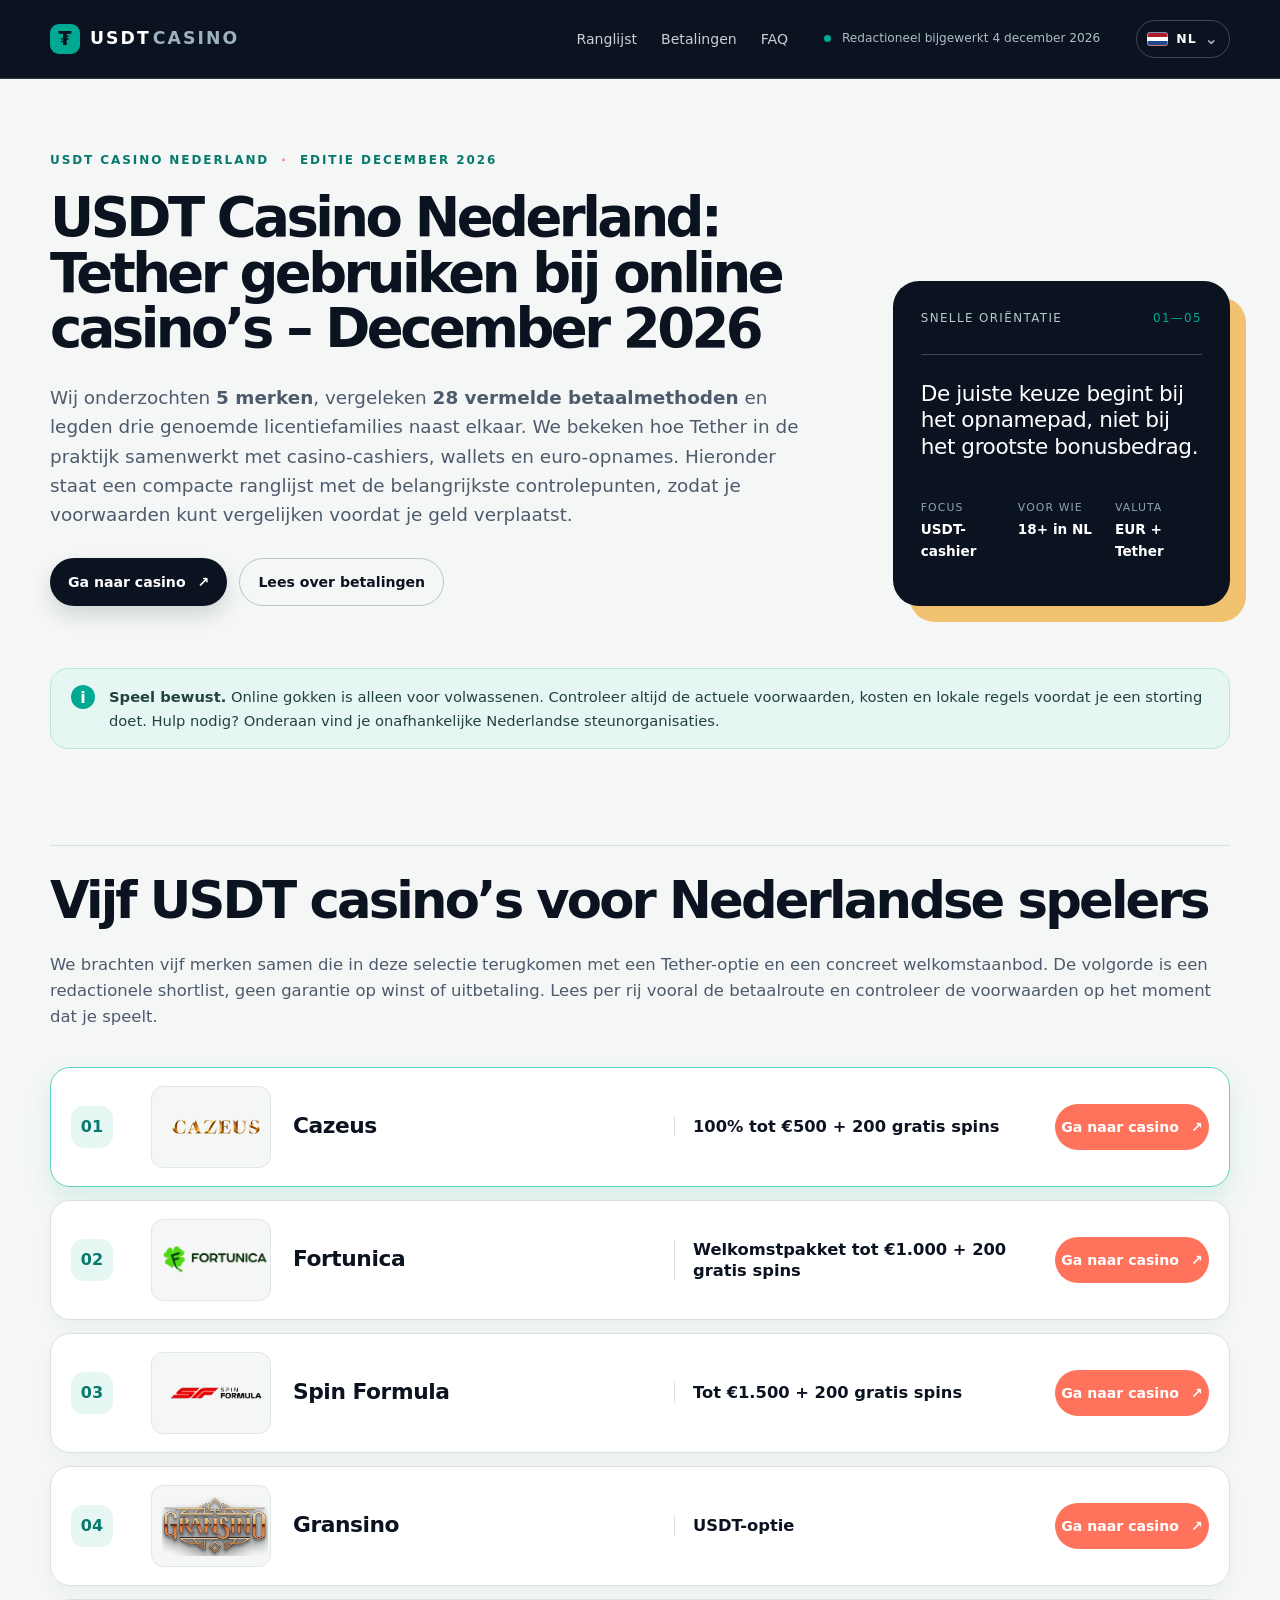
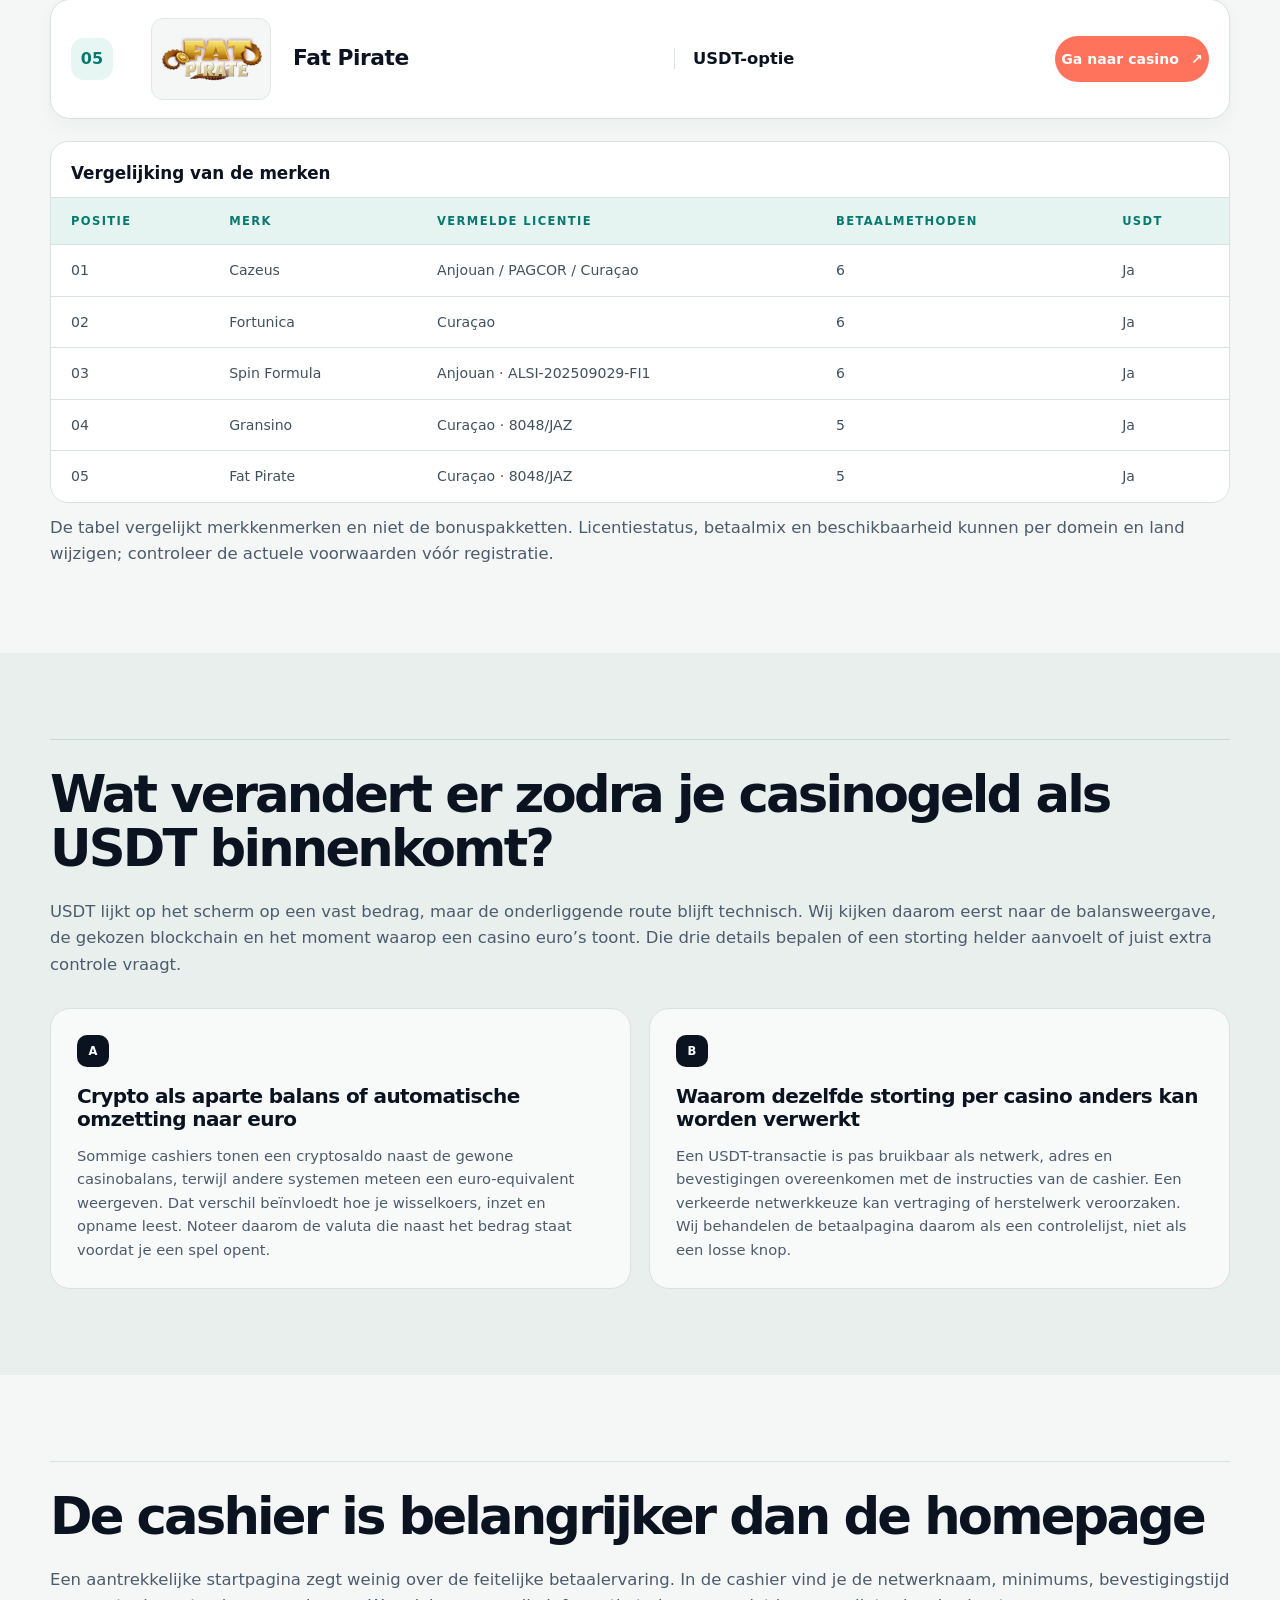
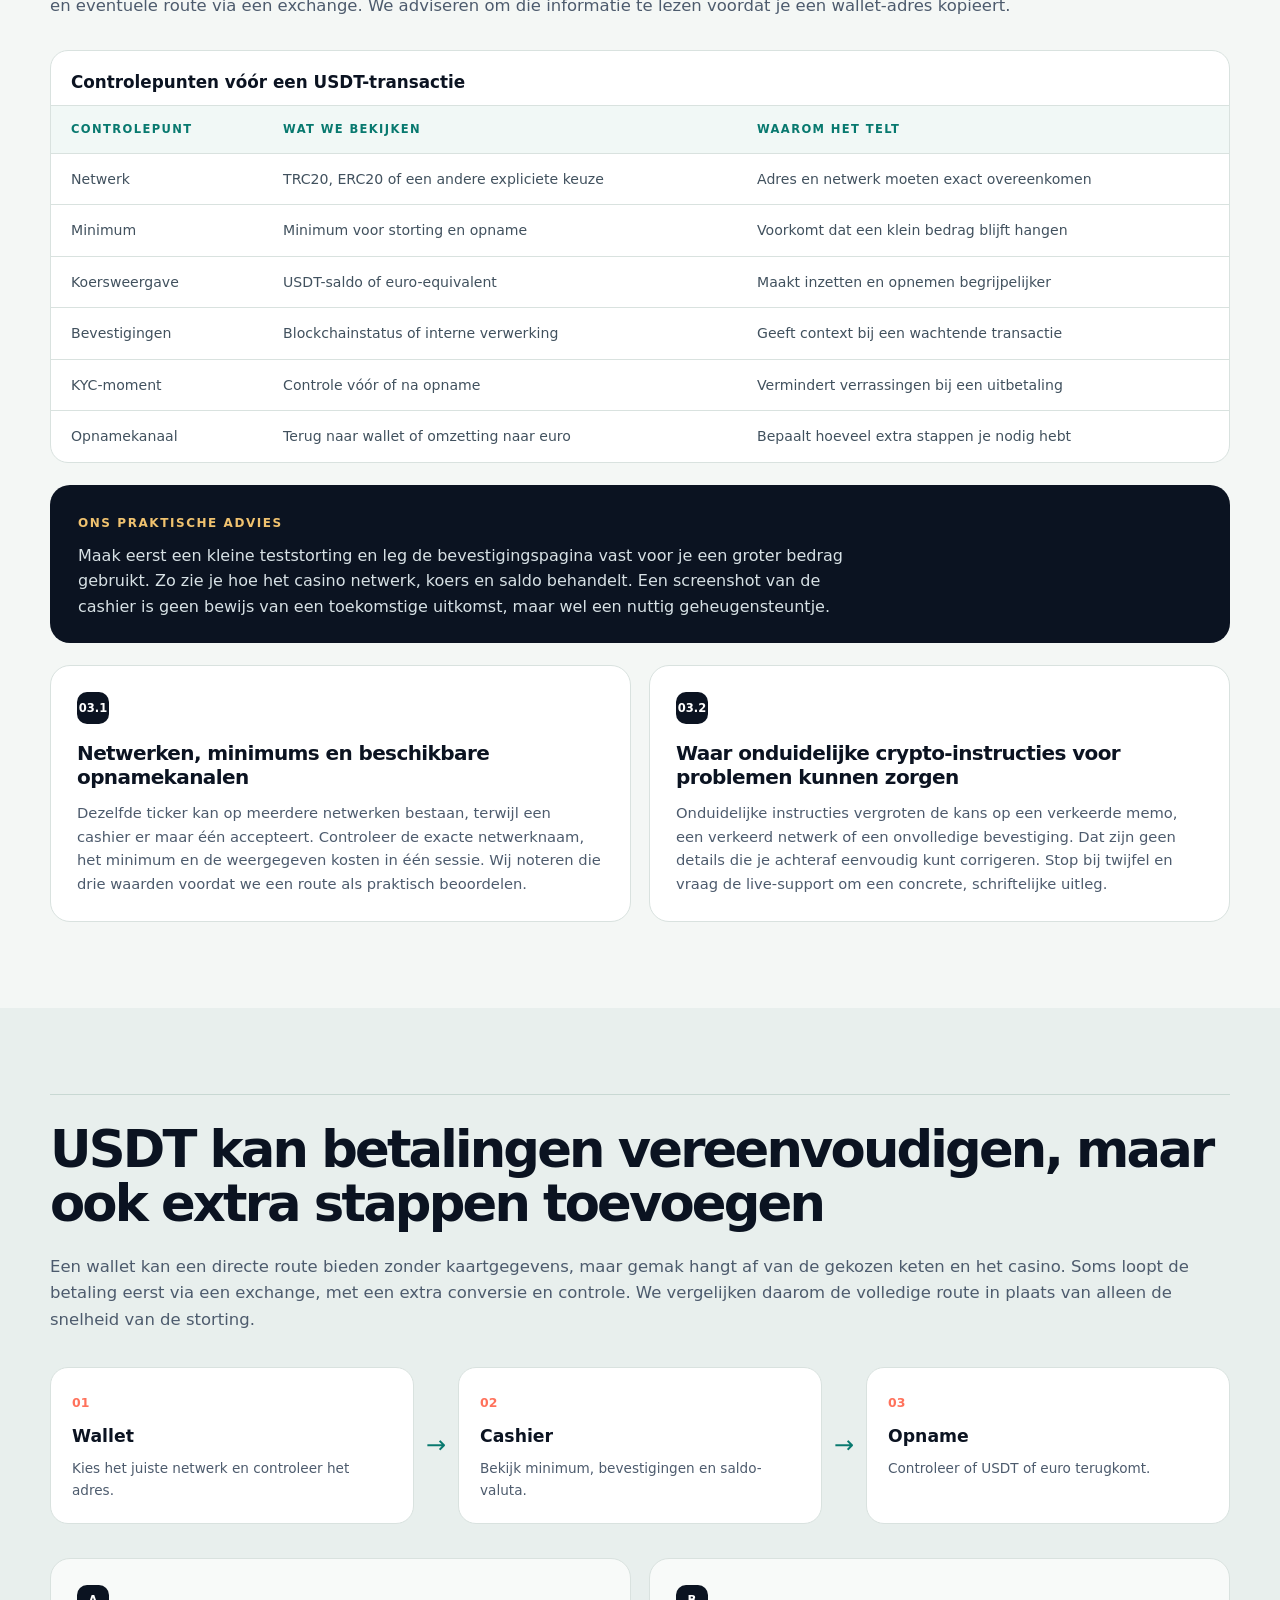
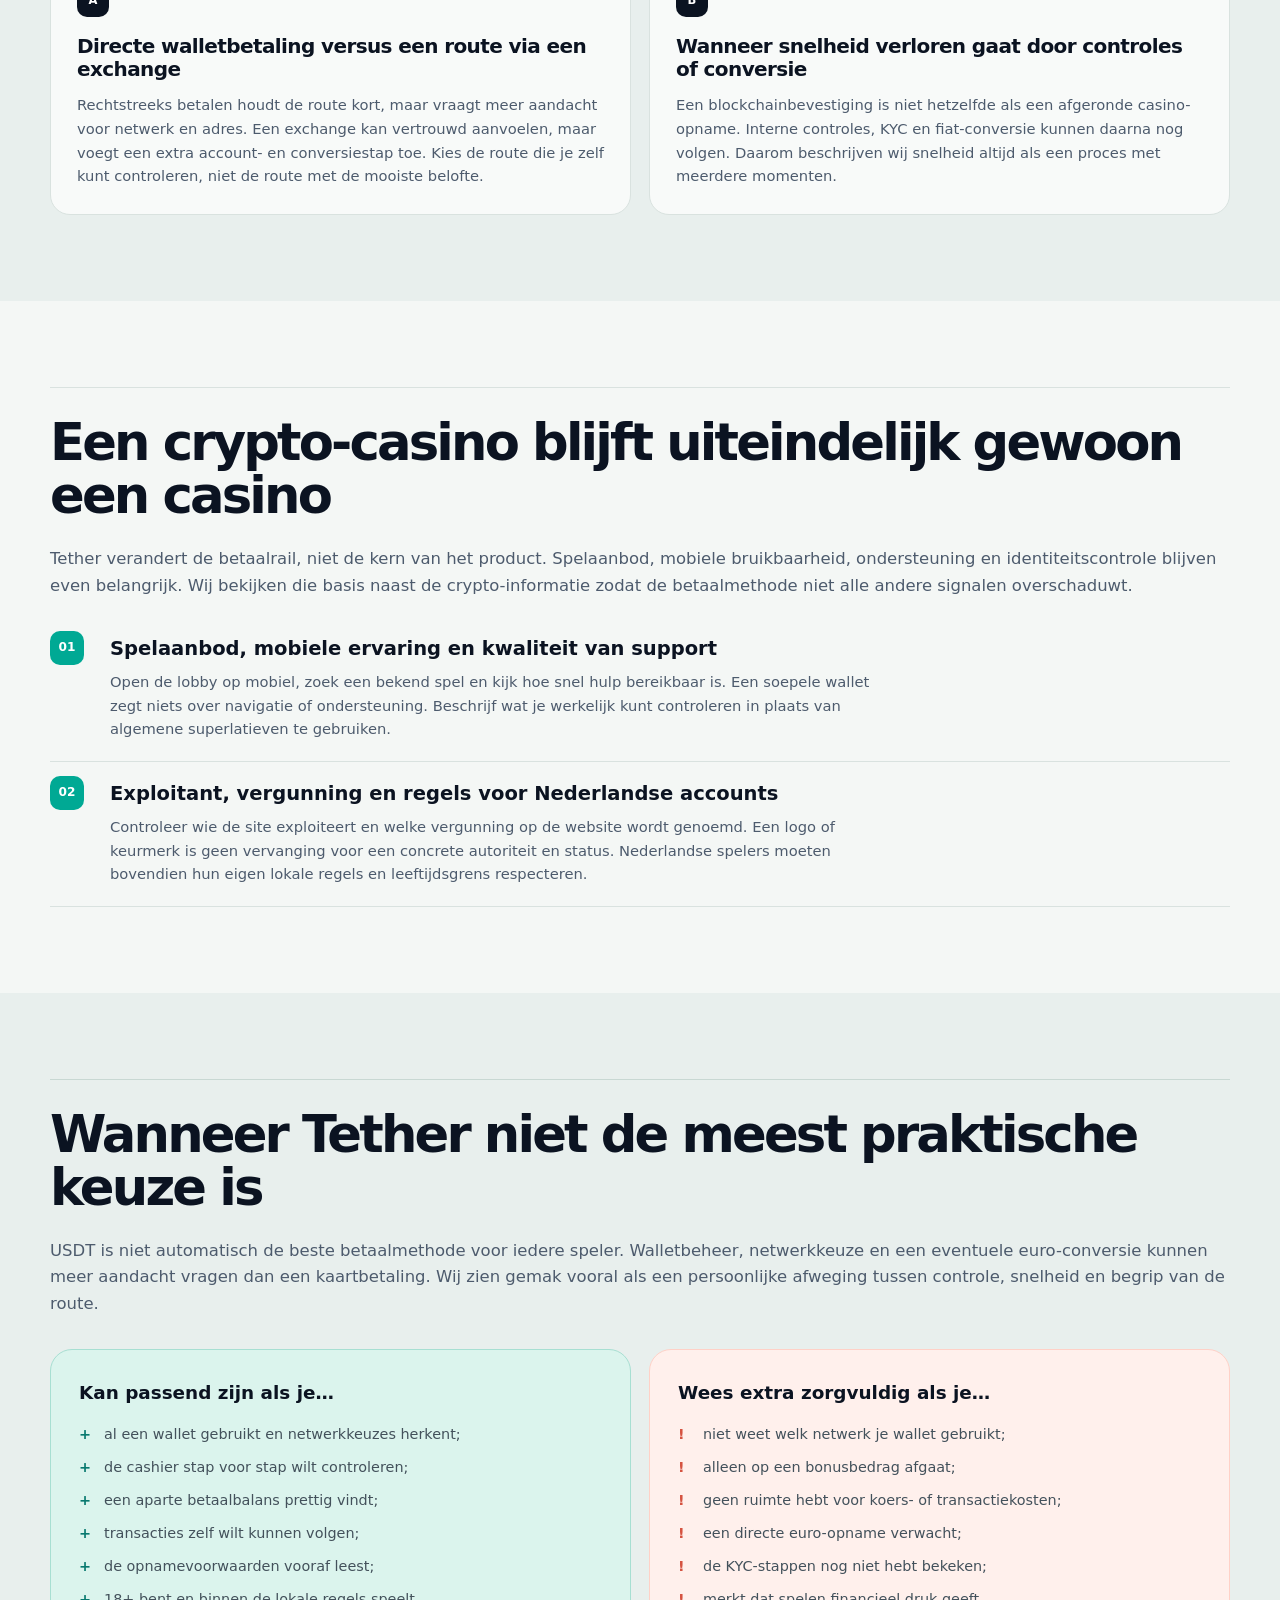
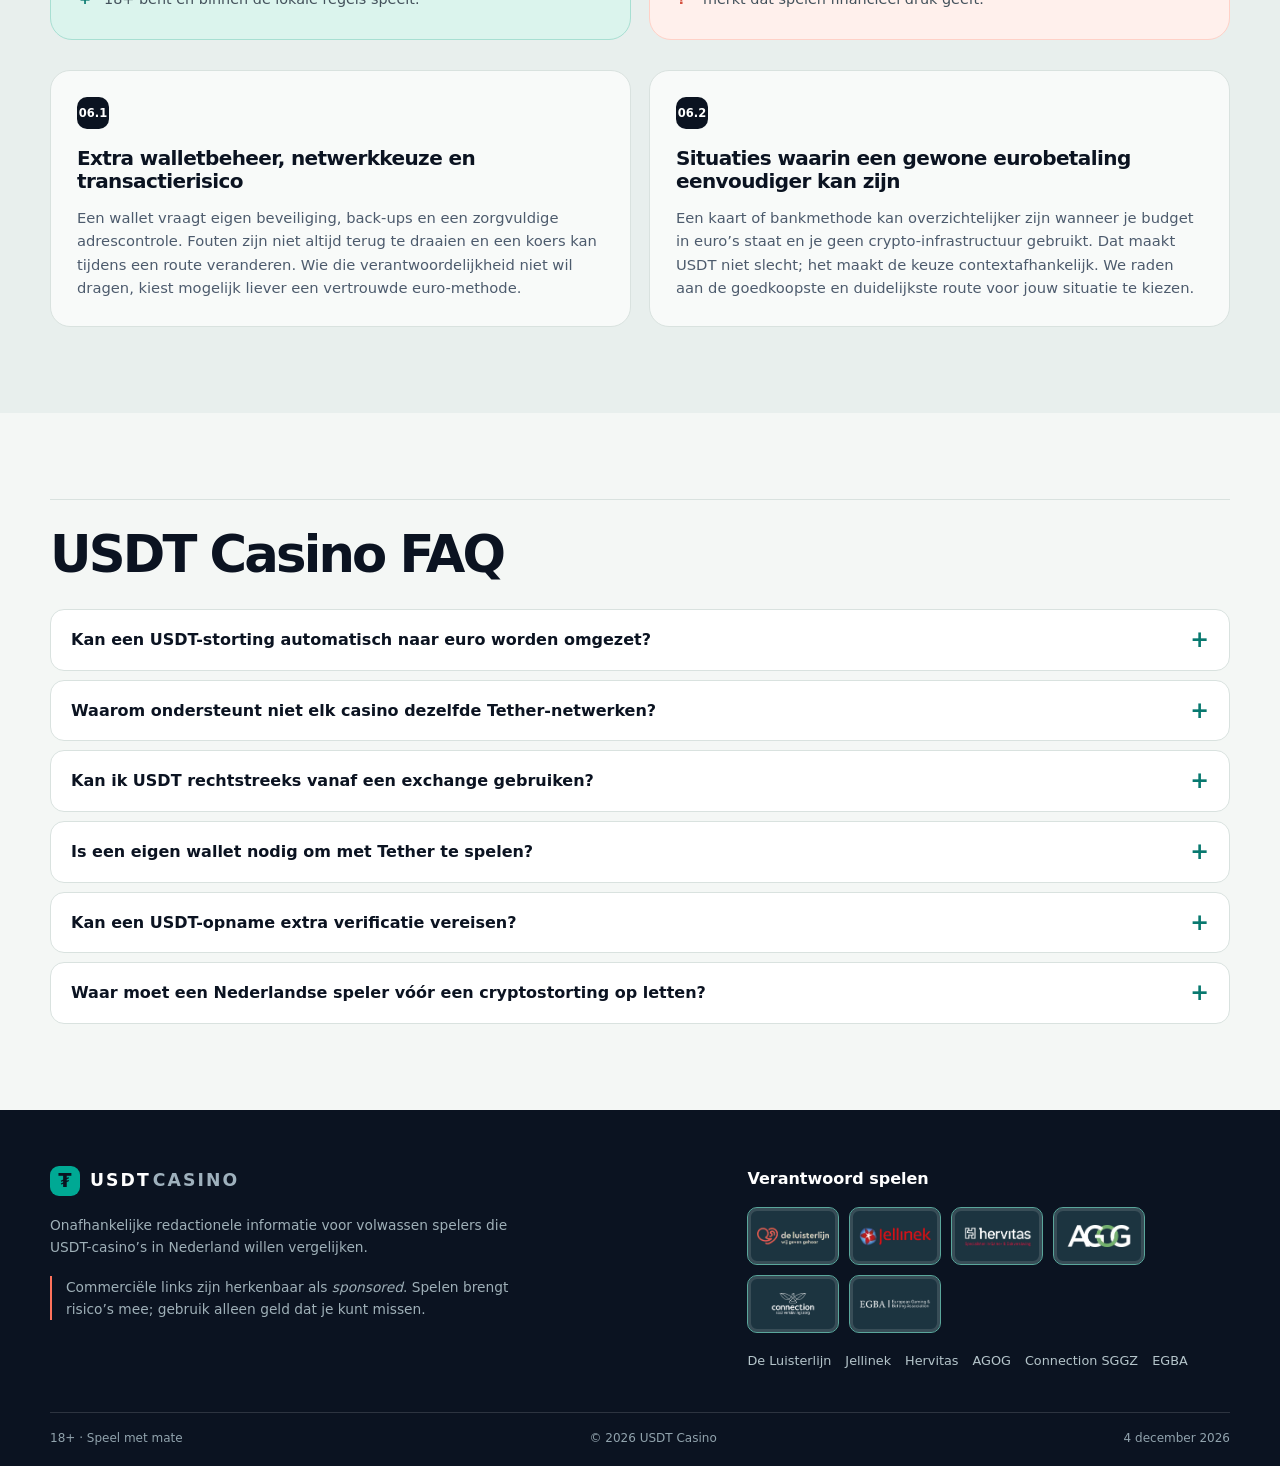
<file: index.html>
<!doctype html>
<html lang="nl-NL">
<head>
  <meta charset="utf-8">
  <meta name="viewport" content="width=device-width, initial-scale=1">
  <title>USDT Casino Nederland: Tether gebruiken bij online casino’s – Oktober 2026</title>
  <meta name="description" content="Onze redactionele gids vergelijkt vijf USDT-casino’s voor Nederlandse spelers, met aandacht voor betalingen, walletkeuze, opnamevoorwaarden en verantwoord spelen.">
  <meta name="robots" content="index,follow">
  <meta name="author" content="USDT Casino redactie">
  <meta name="last-modified" content="2026-10-28">
  <link rel="canonical" href="https://nl-usdtcasinos.com/">
  <link rel="alternate" hreflang="nl-NL" href="https://nl-usdtcasinos.com/">
  <link rel="alternate" hreflang="pl-PL" href="https://nl-usdtcasinos.com/pl/">
  <meta property="og:type" content="article">
  <meta property="og:title" content="USDT Casino Nederland: Tether gebruiken bij online casino’s – Oktober 2026">
  <meta property="og:description" content="Een praktische vergelijking van USDT-casino’s voor Nederlandse spelers.">
  <meta property="og:url" content="https://nl-usdtcasinos.com/">
  <meta property="og:updated_time" content="2026-10-28T00:00:00+02:00">
  <link rel="icon" href="/favicon.svg" type="image/svg+xml">
  <link rel="stylesheet" href="/styles.css">
  <script type="application/ld+json">
  {
    "@context":"https://schema.org",
    "@type":"WebSite",
    "name":"USDT Casino",
    "url":"https://nl-usdtcasinos.com/",
    "inLanguage":"nl-NL"
  }
  </script>
  <script type="application/ld+json">
  {
    "@context":"https://schema.org",
    "@type":"ItemList",
    "name":"Vijf USDT casino’s voor Nederlandse spelers",
    "itemListElement":[
      {"@type":"ListItem","position":1,"name":"Cazeus","url":"https://nl-usdtcasinos.com/#cazeus"},
      {"@type":"ListItem","position":2,"name":"Fortunica","url":"https://nl-usdtcasinos.com/#fortunica"},
      {"@type":"ListItem","position":3,"name":"Spin Formula","url":"https://nl-usdtcasinos.com/#spin-formula"},
      {"@type":"ListItem","position":4,"name":"Gransino","url":"https://nl-usdtcasinos.com/#gransino"},
      {"@type":"ListItem","position":5,"name":"Fat Pirate","url":"https://nl-usdtcasinos.com/#fat-pirate"}
    ]
  }
  </script>
</head>
<body>
  <a class="skip-link" href="#main">Ga naar de inhoud</a>
  <header class="site-header">
    <div class="content-boundary header-inner">
      <a class="brand" href="/" aria-label="USDT Casino home">
        <span class="brand-mark" aria-hidden="true">₮</span>
        <span>USDT<span class="brand-muted">CASINO</span></span>
      </a>
      <nav aria-label="Hoofdnavigatie">
        <a href="#ranglijst">Ranglijst</a>
        <a href="#betalingen">Betalingen</a>
        <a href="#faq">FAQ</a>
      </nav>
      <div class="header-meta"><span class="status-dot" aria-hidden="true"></span> Redactioneel bijgewerkt <time data-date="now" datetime="2026-10-28">28 oktober 2026</time></div>
      <details class="language-switcher"><summary class="language-current" aria-label="Kies taal"><span class="language-flag language-flag-nl" aria-hidden="true"></span><span>NL</span><span class="language-chevron" aria-hidden="true">⌄</span></summary><div class="language-menu" role="menu"><a class="language-option is-active" href="/" lang="nl" aria-current="page" role="menuitem"><span class="language-flag language-flag-nl" aria-hidden="true"></span><span>Nederlands</span><small>NL</small></a><a class="language-option" href="/pl/" lang="pl" role="menuitem"><span class="language-flag language-flag-pl" aria-hidden="true"></span><span>Polski</span><small>PL</small></a></div></details>
    </div>
  </header>

  <main id="main">
    <section class="hero content-boundary" aria-labelledby="page-title">
      <div class="hero-copy">
        <p class="eyebrow">USDT Casino Nederland <span>·</span> editie <time data-date="month-year" datetime="2026-10-28">oktober 2026</time></p>
        <h1 id="page-title">USDT Casino Nederland: Tether gebruiken bij online casino’s – Oktober 2026</h1>
        <p class="hero-lede">Wij onderzochten <strong>5 merken</strong>, vergeleken <strong>28 vermelde betaalmethoden</strong> en legden drie genoemde licentiefamilies naast elkaar. We bekeken hoe Tether in de praktijk samenwerkt met casino-cashiers, wallets en euro-opnames. Hieronder staat een compacte ranglijst met de belangrijkste controlepunten, zodat je voorwaarden kunt vergelijken voordat je geld verplaatst.</p>
        <div class="hero-actions">
          <a class="button button-primary" href="/visit/" rel="sponsored nofollow noopener">Ga naar casino <span aria-hidden="true">↗</span></a>
          <a class="button button-quiet" href="#betalingen">Lees over betalingen</a>
        </div>
      </div>
      <aside class="hero-panel" aria-label="Snelle oriëntatie">
        <div class="panel-top"><span>Snelle oriëntatie</span><span class="panel-number">01—05</span></div>
        <div class="panel-rule"></div>
        <p>De juiste keuze begint bij het opnamepad, niet bij het grootste bonusbedrag.</p>
        <dl class="mini-facts">
          <div><dt>Focus</dt><dd>USDT-cashier</dd></div>
          <div><dt>Voor wie</dt><dd>18+ in NL</dd></div>
          <div><dt>Valuta</dt><dd>EUR + Tether</dd></div>
        </dl>
      </aside>
    </section>

    <div class="notice content-boundary" role="note">
      <span class="notice-icon" aria-hidden="true">i</span>
      <p><strong>Speel bewust.</strong> Online gokken is alleen voor volwassenen. Controleer altijd de actuele voorwaarden, kosten en lokale regels voordat je een storting doet. Hulp nodig? Onderaan vind je onafhankelijke Nederlandse steunorganisaties.</p>
    </div>

    <section id="ranglijst" class="section content-boundary" aria-labelledby="ranking-title">
      <div class="section-heading"><h2 id="ranking-title">Vijf USDT casino’s voor Nederlandse spelers</h2></div>
      <p class="intro">We brachten vijf merken samen die in deze selectie terugkomen met een Tether-optie en een concreet welkomstaanbod. De volgorde is een redactionele shortlist, geen garantie op winst of uitbetaling. Lees per rij vooral de betaalroute en controleer de voorwaarden op het moment dat je speelt.</p>
      <div class="ranking-list">
        <article class="casino-row featured" id="cazeus">
          <div class="rank-badge">01</div><div class="casino-logo"><img src="/assets/cazeus-logo.webp" alt="Cazeus logo"></div>
          <div class="casino-main"><h3>Cazeus</h3></div>
          <div class="casino-offer"><strong>100% tot €500 + 200 gratis spins</strong></div>
          <a class="button button-visit" href="/visit/cazeus/" rel="sponsored nofollow noopener">Ga naar casino <span aria-hidden="true">↗</span></a>
        </article>
        <article class="casino-row" id="fortunica">
          <div class="rank-badge">02</div><div class="casino-logo"><img src="/assets/fortunica-casino-logo.webp" alt="Fortunica casino logo"></div>
          <div class="casino-main"><h3>Fortunica</h3></div>
          <div class="casino-offer"><strong>Welkomstpakket tot €1.000 + 200 gratis spins</strong></div>
          <a class="button button-visit" href="/visit/fortunica/" rel="sponsored nofollow noopener">Ga naar casino <span aria-hidden="true">↗</span></a>
        </article>
        <article class="casino-row" id="spin-formula">
          <div class="rank-badge">03</div><div class="casino-logo"><img src="/assets/spinformula-casino-logo.webp" alt="Spin Formula casino logo"></div>
          <div class="casino-main"><h3>Spin Formula</h3></div>
          <div class="casino-offer"><strong>Tot €1.500 + 200 gratis spins</strong></div>
          <a class="button button-visit" href="/visit/spinformula/" rel="sponsored nofollow noopener">Ga naar casino <span aria-hidden="true">↗</span></a>
        </article>
        <article class="casino-row" id="gransino">
          <div class="rank-badge">04</div><div class="casino-logo"><img src="/assets/gransino-casino-logo.webp" alt="Gransino casino logo"></div>
          <div class="casino-main"><h3>Gransino</h3></div>
          <div class="casino-offer"><strong>USDT-optie</strong></div>
          <a class="button button-visit" href="/visit/gransino/" rel="sponsored nofollow noopener">Ga naar casino <span aria-hidden="true">↗</span></a>
        </article>
        <article class="casino-row" id="fat-pirate">
          <div class="rank-badge">05</div><div class="casino-logo"><img src="/assets/fatpirate-logo.webp" alt="Fat Pirate casino logo"></div>
          <div class="casino-main"><h3>Fat Pirate</h3></div>
          <div class="casino-offer"><strong>USDT-optie</strong></div>
          <a class="button button-visit" href="/visit/fatpirate/" rel="sponsored nofollow noopener">Ga naar casino <span aria-hidden="true">↗</span></a>
        </article>
      </div>
      <div class="table-wrap ranking-data-table"><table><caption>Vergelijking van de merken</caption><thead><tr><th scope="col">Positie</th><th scope="col">Merk</th><th scope="col">Vermelde licentie</th><th scope="col">Betaalmethoden</th><th scope="col">USDT</th></tr></thead><tbody><tr><td>01</td><td>Cazeus</td><td>Anjouan / PAGCOR / Curaçao</td><td>6</td><td>Ja</td></tr><tr><td>02</td><td>Fortunica</td><td>Curaçao</td><td>6</td><td>Ja</td></tr><tr><td>03</td><td>Spin Formula</td><td>Anjouan · ALSI-202509029-FI1</td><td>6</td><td>Ja</td></tr><tr><td>04</td><td>Gransino</td><td>Curaçao · 8048/JAZ</td><td>5</td><td>Ja</td></tr><tr><td>05</td><td>Fat Pirate</td><td>Curaçao · 8048/JAZ</td><td>5</td><td>Ja</td></tr></tbody></table></div><p class="table-note">De tabel vergelijkt merkkenmerken en niet de bonuspakketten. Licentiestatus, betaalmix en beschikbaarheid kunnen per domein en land wijzigen; controleer de actuele voorwaarden vóór registratie.</p>
    </section>

    <section id="methode" class="section section-tinted content-boundary" aria-labelledby="balance-title">
      <div class="section-heading"><h2 id="balance-title">Wat verandert er zodra je casinogeld als USDT binnenkomt?</h2></div>
      <p>USDT lijkt op het scherm op een vast bedrag, maar de onderliggende route blijft technisch. Wij kijken daarom eerst naar de balansweergave, de gekozen blockchain en het moment waarop een casino euro’s toont. Die drie details bepalen of een storting helder aanvoelt of juist extra controle vraagt.</p>
      <div class="split-grid">
        <article class="insight-card"><span class="card-index">A</span><h3>Crypto als aparte balans of automatische omzetting naar euro</h3><p>Sommige cashiers tonen een cryptosaldo naast de gewone casinobalans, terwijl andere systemen meteen een euro-equivalent weergeven. Dat verschil beïnvloedt hoe je wisselkoers, inzet en opname leest. Noteer daarom de valuta die naast het bedrag staat voordat je een spel opent.</p></article>
        <article class="insight-card"><span class="card-index">B</span><h3>Waarom dezelfde storting per casino anders kan worden verwerkt</h3><p>Een USDT-transactie is pas bruikbaar als netwerk, adres en bevestigingen overeenkomen met de instructies van de cashier. Een verkeerde netwerkkeuze kan vertraging of herstelwerk veroorzaken. Wij behandelen de betaalpagina daarom als een controlelijst, niet als een losse knop.</p></article>
      </div>
    </section>

    <section id="betalingen" class="section content-boundary" aria-labelledby="cashier-title">
      <div class="section-heading"><h2 id="cashier-title">De cashier is belangrijker dan de homepage</h2></div>
      <p>Een aantrekkelijke startpagina zegt weinig over de feitelijke betaalervaring. In de cashier vind je de netwerknaam, minimums, bevestigingstijd en eventuele route via een exchange. We adviseren om die informatie te lezen voordat je een wallet-adres kopieert.</p>
      <div class="table-wrap"><table><caption>Controlepunten vóór een USDT-transactie</caption><thead><tr><th scope="col">Controlepunt</th><th scope="col">Wat we bekijken</th><th scope="col">Waarom het telt</th></tr></thead><tbody>
        <tr><td>Netwerk</td><td>TRC20, ERC20 of een andere expliciete keuze</td><td>Adres en netwerk moeten exact overeenkomen</td></tr>
        <tr><td>Minimum</td><td>Minimum voor storting en opname</td><td>Voorkomt dat een klein bedrag blijft hangen</td></tr>
        <tr><td>Koersweergave</td><td>USDT-saldo of euro-equivalent</td><td>Maakt inzetten en opnemen begrijpelijker</td></tr>
        <tr><td>Bevestigingen</td><td>Blockchainstatus of interne verwerking</td><td>Geeft context bij een wachtende transactie</td></tr>
        <tr><td>KYC-moment</td><td>Controle vóór of na opname</td><td>Vermindert verrassingen bij een uitbetaling</td></tr>
        <tr><td>Opnamekanaal</td><td>Terug naar wallet of omzetting naar euro</td><td>Bepaalt hoeveel extra stappen je nodig hebt</td></tr>
      </tbody></table></div>
      <div class="callout"><strong>Ons praktische advies</strong><p>Maak eerst een kleine teststorting en leg de bevestigingspagina vast voor je een groter bedrag gebruikt. Zo zie je hoe het casino netwerk, koers en saldo behandelt. Een screenshot van de cashier is geen bewijs van een toekomstige uitkomst, maar wel een nuttig geheugensteuntje.</p></div>
      <div class="split-grid compact"><article class="insight-card"><span class="card-index">03.1</span><h3>Netwerken, minimums en beschikbare opnamekanalen</h3><p>Dezelfde ticker kan op meerdere netwerken bestaan, terwijl een cashier er maar één accepteert. Controleer de exacte netwerknaam, het minimum en de weergegeven kosten in één sessie. Wij noteren die drie waarden voordat we een route als praktisch beoordelen.</p></article><article class="insight-card"><span class="card-index">03.2</span><h3>Waar onduidelijke crypto-instructies voor problemen kunnen zorgen</h3><p>Onduidelijke instructies vergroten de kans op een verkeerde memo, een verkeerd netwerk of een onvolledige bevestiging. Dat zijn geen details die je achteraf eenvoudig kunt corrigeren. Stop bij twijfel en vraag de live-support om een concrete, schriftelijke uitleg.</p></article></div>
    </section>

    <section class="section section-tinted content-boundary" aria-labelledby="flow-title">
      <div class="section-heading"><h2 id="flow-title">USDT kan betalingen vereenvoudigen, maar ook extra stappen toevoegen</h2></div>
      <p>Een wallet kan een directe route bieden zonder kaartgegevens, maar gemak hangt af van de gekozen keten en het casino. Soms loopt de betaling eerst via een exchange, met een extra conversie en controle. We vergelijken daarom de volledige route in plaats van alleen de snelheid van de storting.</p>
      <div class="route-steps" aria-label="Betalingsroute">
        <div class="route-step"><span>01</span><strong>Wallet</strong><p>Kies het juiste netwerk en controleer het adres.</p></div><div class="route-connector" aria-hidden="true">→</div><div class="route-step"><span>02</span><strong>Cashier</strong><p>Bekijk minimum, bevestigingen en saldo-valuta.</p></div><div class="route-connector" aria-hidden="true">→</div><div class="route-step"><span>03</span><strong>Opname</strong><p>Controleer of USDT of euro terugkomt.</p></div>
      </div>
      <div class="split-grid"><article class="insight-card"><span class="card-index">A</span><h3>Directe walletbetaling versus een route via een exchange</h3><p>Rechtstreeks betalen houdt de route kort, maar vraagt meer aandacht voor netwerk en adres. Een exchange kan vertrouwd aanvoelen, maar voegt een extra account- en conversiestap toe. Kies de route die je zelf kunt controleren, niet de route met de mooiste belofte.</p></article><article class="insight-card"><span class="card-index">B</span><h3>Wanneer snelheid verloren gaat door controles of conversie</h3><p>Een blockchainbevestiging is niet hetzelfde als een afgeronde casino-opname. Interne controles, KYC en fiat-conversie kunnen daarna nog volgen. Daarom beschrijven wij snelheid altijd als een proces met meerdere momenten.</p></article></div>
    </section>

    <section class="section content-boundary" aria-labelledby="casino-title">
      <div class="section-heading"><h2 id="casino-title">Een crypto-casino blijft uiteindelijk gewoon een casino</h2></div>
      <p>Tether verandert de betaalrail, niet de kern van het product. Spelaanbod, mobiele bruikbaarheid, ondersteuning en identiteitscontrole blijven even belangrijk. Wij bekijken die basis naast de crypto-informatie zodat de betaalmethode niet alle andere signalen overschaduwt.</p>
      <div class="criteria-list"><div><span>01</span><h3>Spelaanbod, mobiele ervaring en kwaliteit van support</h3><p>Open de lobby op mobiel, zoek een bekend spel en kijk hoe snel hulp bereikbaar is. Een soepele wallet zegt niets over navigatie of ondersteuning. Beschrijf wat je werkelijk kunt controleren in plaats van algemene superlatieven te gebruiken.</p></div><div><span>02</span><h3>Exploitant, vergunning en regels voor Nederlandse accounts</h3><p>Controleer wie de site exploiteert en welke vergunning op de website wordt genoemd. Een logo of keurmerk is geen vervanging voor een concrete autoriteit en status. Nederlandse spelers moeten bovendien hun eigen lokale regels en leeftijdsgrens respecteren.</p></div></div>
    </section>

    <section class="section section-tinted content-boundary" aria-labelledby="practical-title">
      <div class="section-heading"><h2 id="practical-title">Wanneer Tether niet de meest praktische keuze is</h2></div>
      <p>USDT is niet automatisch de beste betaalmethode voor iedere speler. Walletbeheer, netwerkkeuze en een eventuele euro-conversie kunnen meer aandacht vragen dan een kaartbetaling. Wij zien gemak vooral als een persoonlijke afweging tussen controle, snelheid en begrip van de route.</p>
      <div class="pros-cons-grid"><article class="pros-card"><h3>Kan passend zijn als je…</h3><ul><li>al een wallet gebruikt en netwerkkeuzes herkent;</li><li>de cashier stap voor stap wilt controleren;</li><li>een aparte betaalbalans prettig vindt;</li><li>transacties zelf wilt kunnen volgen;</li><li>de opnamevoorwaarden vooraf leest;</li><li>18+ bent en binnen de lokale regels speelt.</li></ul></article><article class="cons-card"><h3>Wees extra zorgvuldig als je…</h3><ul><li>niet weet welk netwerk je wallet gebruikt;</li><li>alleen op een bonusbedrag afgaat;</li><li>geen ruimte hebt voor koers- of transactiekosten;</li><li>een directe euro-opname verwacht;</li><li>de KYC-stappen nog niet hebt bekeken;</li><li>merkt dat spelen financieel druk geeft.</li></ul></article></div>
      <div class="split-grid"><article class="insight-card"><span class="card-index">06.1</span><h3>Extra walletbeheer, netwerkkeuze en transactierisico</h3><p>Een wallet vraagt eigen beveiliging, back-ups en een zorgvuldige adrescontrole. Fouten zijn niet altijd terug te draaien en een koers kan tijdens een route veranderen. Wie die verantwoordelijkheid niet wil dragen, kiest mogelijk liever een vertrouwde euro-methode.</p></article><article class="insight-card"><span class="card-index">06.2</span><h3>Situaties waarin een gewone eurobetaling eenvoudiger kan zijn</h3><p>Een kaart of bankmethode kan overzichtelijker zijn wanneer je budget in euro’s staat en je geen crypto-infrastructuur gebruikt. Dat maakt USDT niet slecht; het maakt de keuze contextafhankelijk. We raden aan de goedkoopste en duidelijkste route voor jouw situatie te kiezen.</p></article></div>
    </section>

    <section id="faq" class="section content-boundary" aria-labelledby="faq-title">
      <div class="section-heading"><h2 id="faq-title">USDT Casino FAQ</h2></div>
      <div class="faq-list">
        <details><summary>Kan een USDT-storting automatisch naar euro worden omgezet?</summary><p>Dat hangt af van de cashier en de balansinstelling. Sommige systemen tonen een euro-equivalent, andere houden een aparte cryptobalans aan. Controleer de valuta naast het saldo voordat je inzet.</p></details>
        <details><summary>Waarom ondersteunt niet elk casino dezelfde Tether-netwerken?</summary><p>Casino’s koppelen hun betaalprovider aan specifieke blockchains. Daardoor kan USDT wel beschikbaar zijn, maar slechts via één netwerk. Stuur nooit op basis van alleen de ticker; lees de volledige netwerknaam.</p></details>
        <details><summary>Kan ik USDT rechtstreeks vanaf een exchange gebruiken?</summary><p>Dat kan alleen als de exchange uitgaande transacties naar het gekozen netwerk toestaat. Je moet het adres en netwerk exact laten overeenkomen met de cashier. Een extra exchange-stap kan bovendien eigen kosten of controles hebben.</p></details>
        <details><summary>Is een eigen wallet nodig om met Tether te spelen?</summary><p>Niet altijd, maar een eigen wallet kan de route inzichtelijker maken. Bij een exchange blijft de controle afhankelijk van diens opnamebeleid. Kies de oplossing waarvan je beveiliging en netwerkkeuze begrijpt.</p></details>
        <details><summary>Kan een USDT-opname extra verificatie vereisen?</summary><p>Ja, een casino kan vóór een opname identiteits- of betalingscontroles uitvoeren. Blockchainbevestiging betekent niet automatisch dat de casinozijde klaar is. Bekijk de KYC-informatie en opnamevoorwaarden vooraf.</p></details>
        <details><summary>Waar moet een Nederlandse speler vóór een cryptostorting op letten?</summary><p>Controleer leeftijdsgrens, lokale regels, exploitant, cashier-netwerk, minimum en opnamepad. Kijk ook naar je eigen budget en speelgedrag. Stop wanneer de uitleg of het bedrag niet duidelijk voelt.</p></details>
      </div>
    </section>

  </main>

  <footer class="site-footer">
    <div class="content-boundary footer-grid">
      <div><a class="brand footer-brand" href="/" aria-label="USDT Casino home"><span class="brand-mark" aria-hidden="true">₮</span><span>USDT<span class="brand-muted">CASINO</span></span></a><p>Onafhankelijke redactionele informatie voor volwassen spelers die USDT-casino’s in Nederland willen vergelijken.</p><p class="footer-disclosure">Commerciële links zijn herkenbaar als <em>sponsored</em>. Spelen brengt risico’s mee; gebruik alleen geld dat je kunt missen.</p></div>
      <div><h2>Verantwoord spelen</h2><div class="support-logos"><a class="logo-dark-bg" href="https://www.deluisterlijn.nl/" target="_blank" rel="nofollow noopener"><img src="/assets/deluisterlijn.nl.webp" alt="De Luisterlijn"></a><a class="logo-dark-bg" href="https://www.jellinek.nl/" target="_blank" rel="nofollow noopener"><img src="/assets/jellinek.nl_.webp" alt="Jellinek"></a><a class="logo-dark-bg" href="https://www.hervitas.nl/" target="_blank" rel="nofollow noopener"><img src="/assets/hervitas.nl_.webp" alt="Hervitas"></a><a class="logo-dark-bg" href="https://www.agog.nl/" target="_blank" rel="nofollow noopener"><img src="/assets/agog.nl.webp" alt="AGOG"></a><a class="logo-dark-bg" href="https://connection-sggz.nl/" target="_blank" rel="nofollow noopener"><img src="/assets/connection-sggz.nl.webp" alt="Connection SGGZ"></a><a class="logo-dark-bg" href="https://www.egba.eu/" target="_blank" rel="nofollow noopener"><img src="/assets/egba.eu_.webp" alt="EGBA"></a></div><p class="footer-links"><a href="https://www.deluisterlijn.nl/" target="_blank" rel="nofollow noopener">De Luisterlijn</a><a href="https://www.jellinek.nl/" target="_blank" rel="nofollow noopener">Jellinek</a><a href="https://www.hervitas.nl/" target="_blank" rel="nofollow noopener">Hervitas</a><a href="https://www.agog.nl/" target="_blank" rel="nofollow noopener">AGOG</a><a href="https://connection-sggz.nl/" target="_blank" rel="nofollow noopener">Connection SGGZ</a><a href="https://www.egba.eu/" target="_blank" rel="nofollow noopener">EGBA</a></p></div>
    </div>
    <div class="content-boundary footer-bottom"><span>18+ · Speel met mate</span><span>© <span id="footer-year">2026</span> USDT Casino</span><time data-date="now" datetime="2026-10-28">28 oktober 2026</time></div>
  </footer>
  <aside class="catfish" id="catfish" aria-label="Bonusaanbieding" aria-hidden="true">
    <div class="catfish-copy"><span class="catfish-label">Persoonlijk aanbod</span><strong>Bekijk je bonusmogelijkheden</strong><p>Open de actuele bonuspagina en lees de voorwaarden rustig door.</p></div>
    <a class="catfish-button" href="/visit/" rel="sponsored nofollow noopener">Ontvang bonus <span aria-hidden="true">↗</span></a>
    <button class="catfish-close" type="button" aria-label="Sluit aanbieding">×</button>
  </aside>
  <script src="/script.js" defer></script>
</body>
</html>
</file>
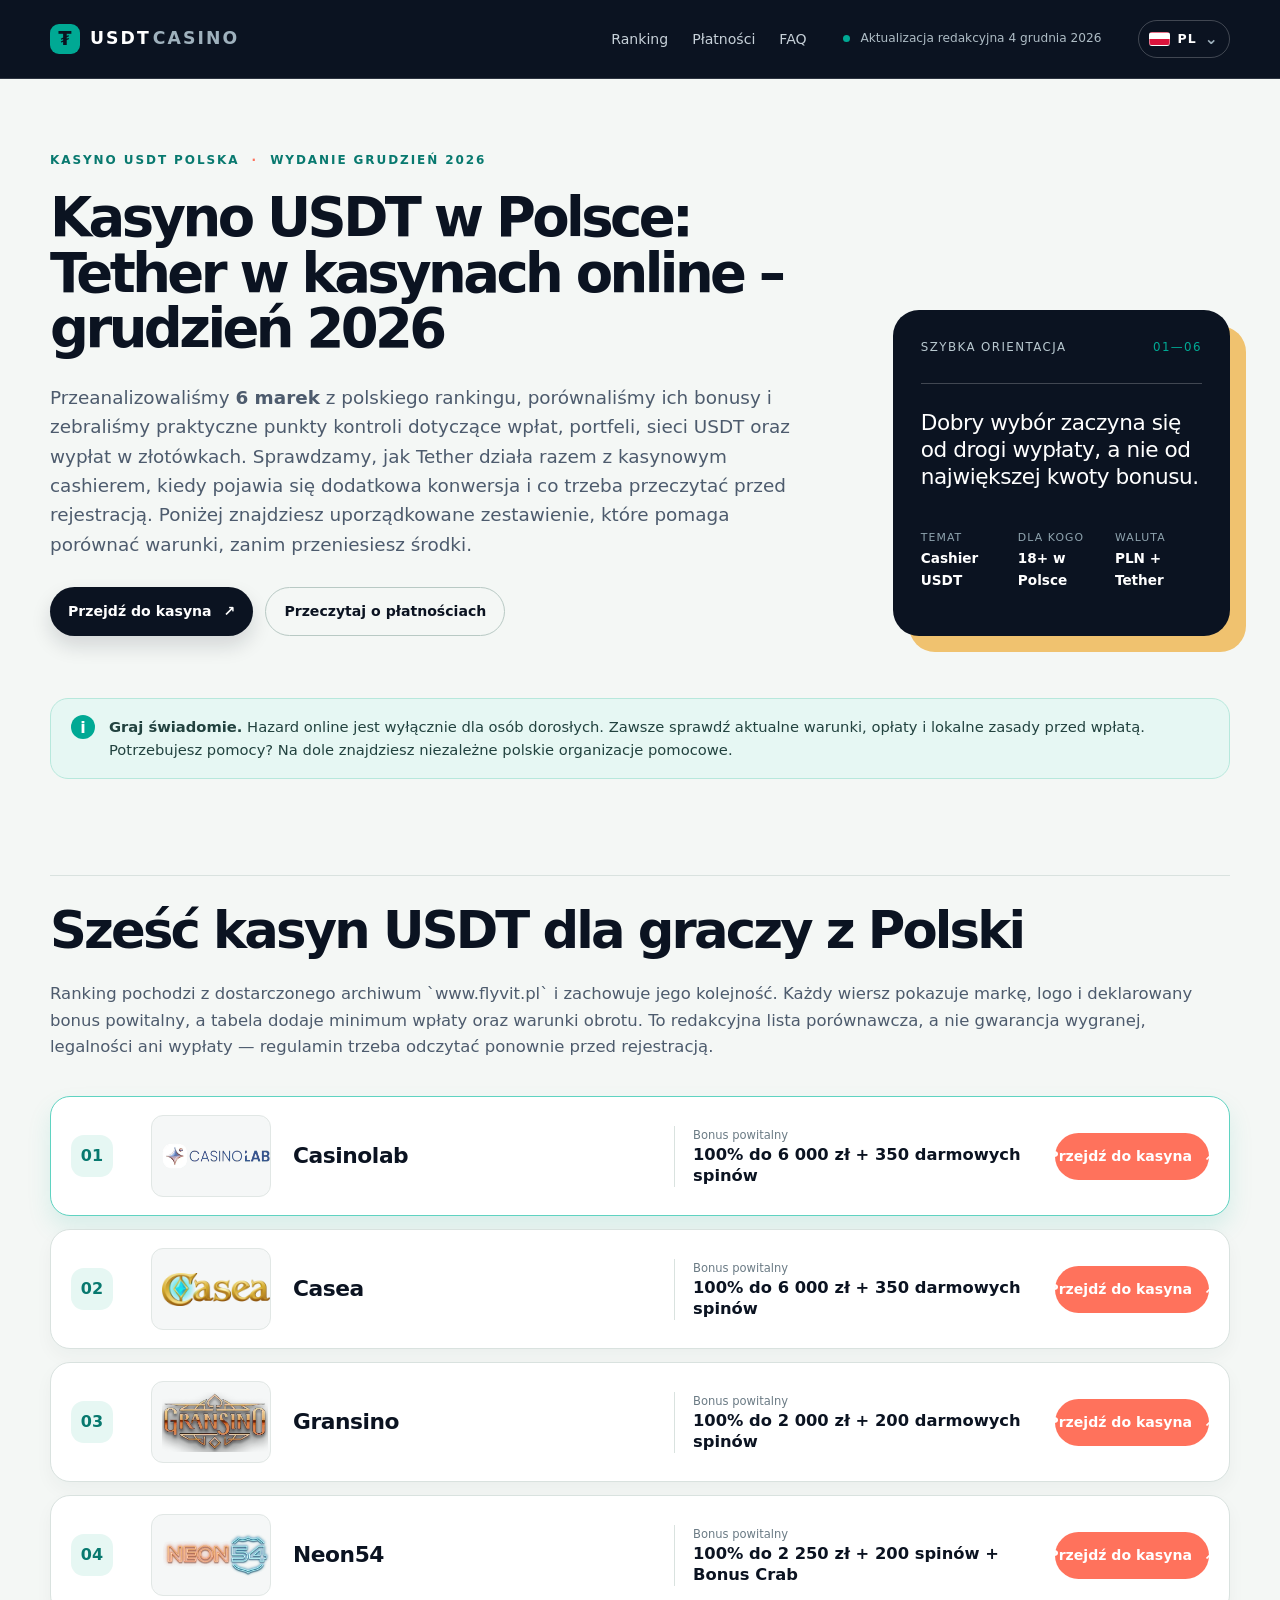
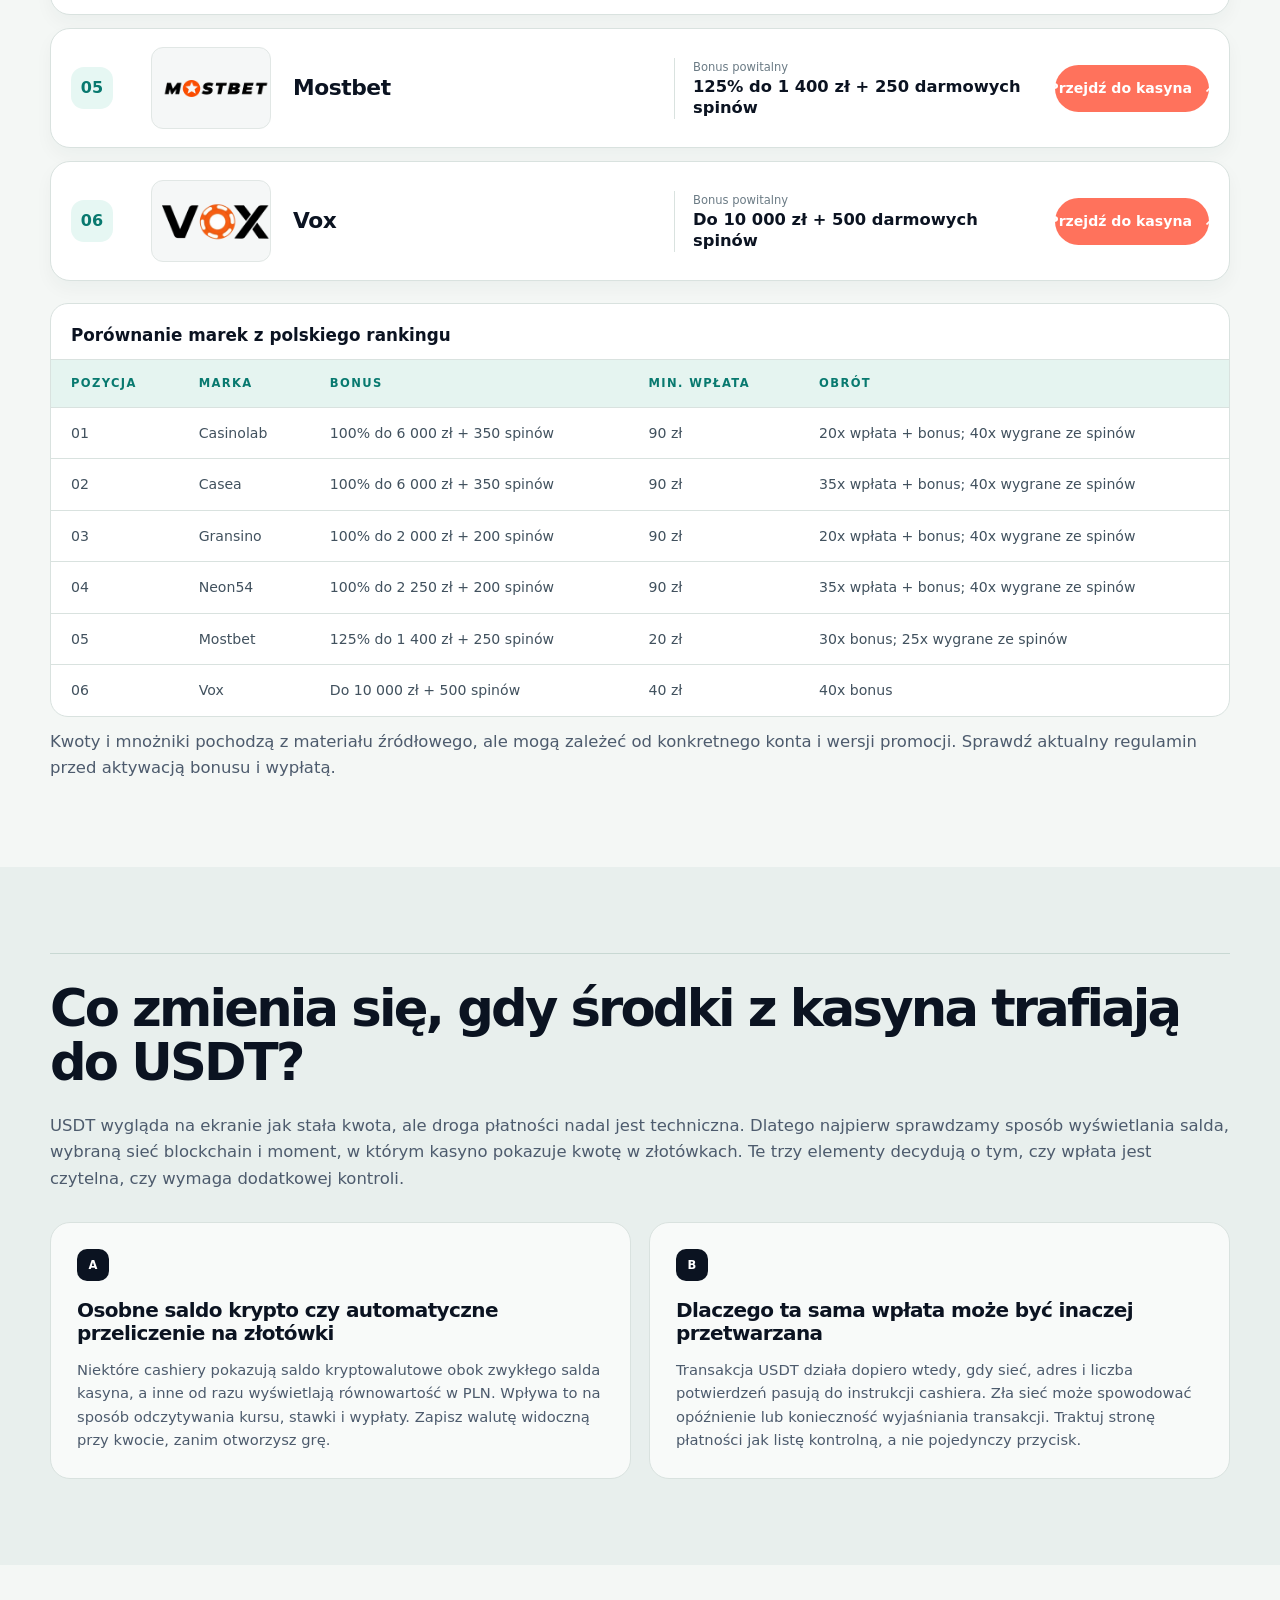
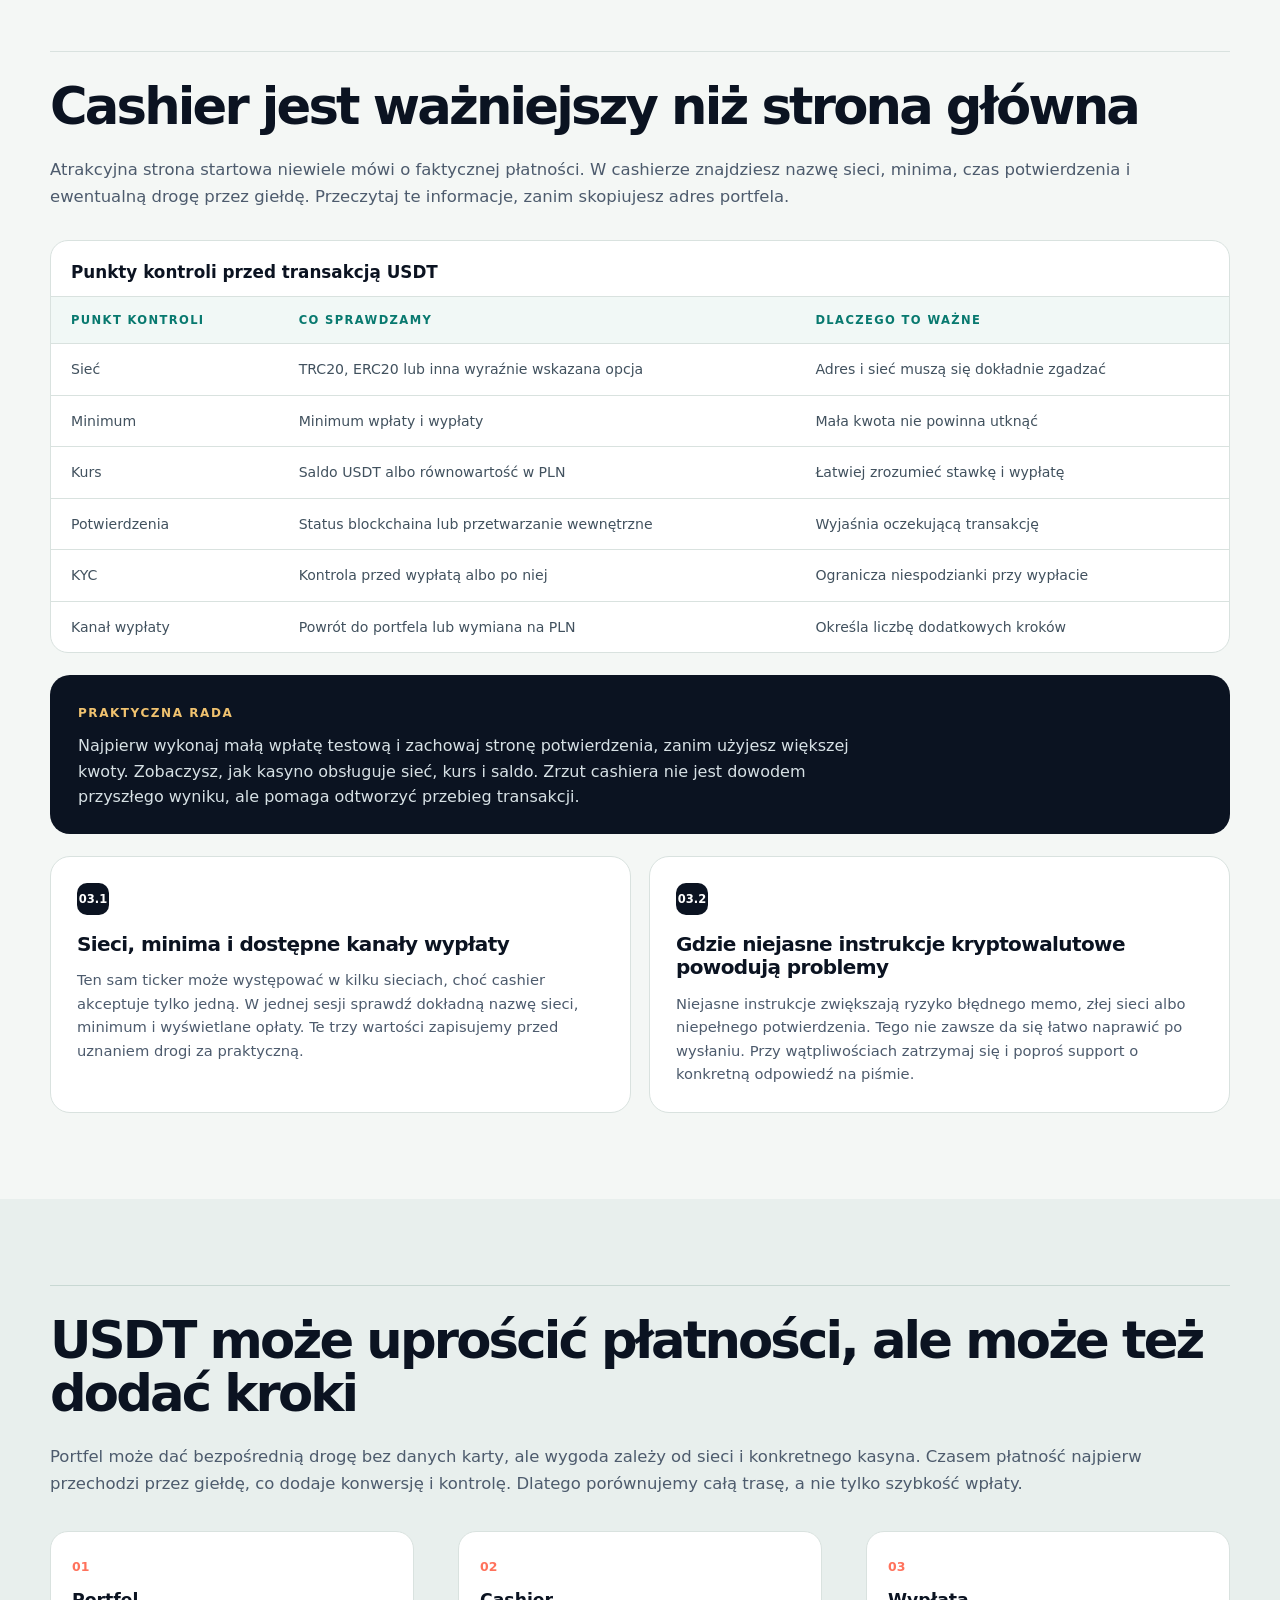
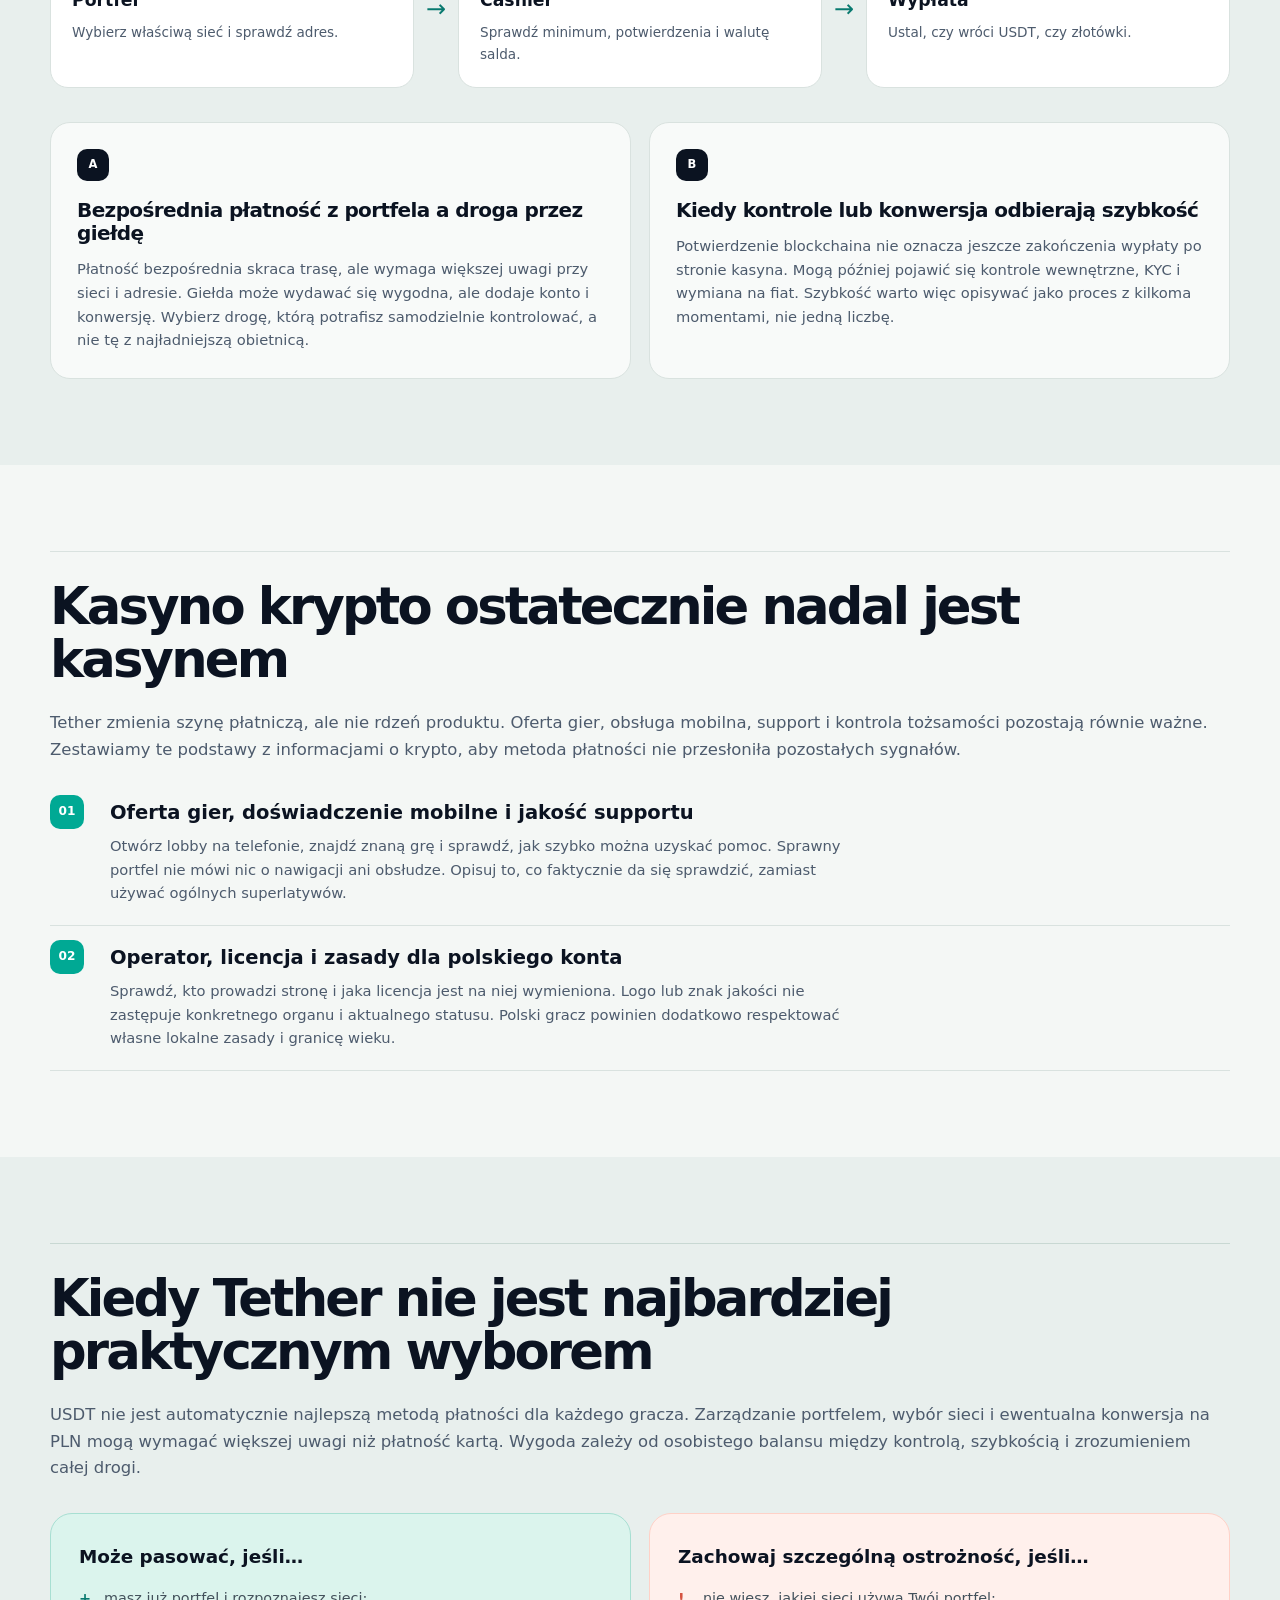
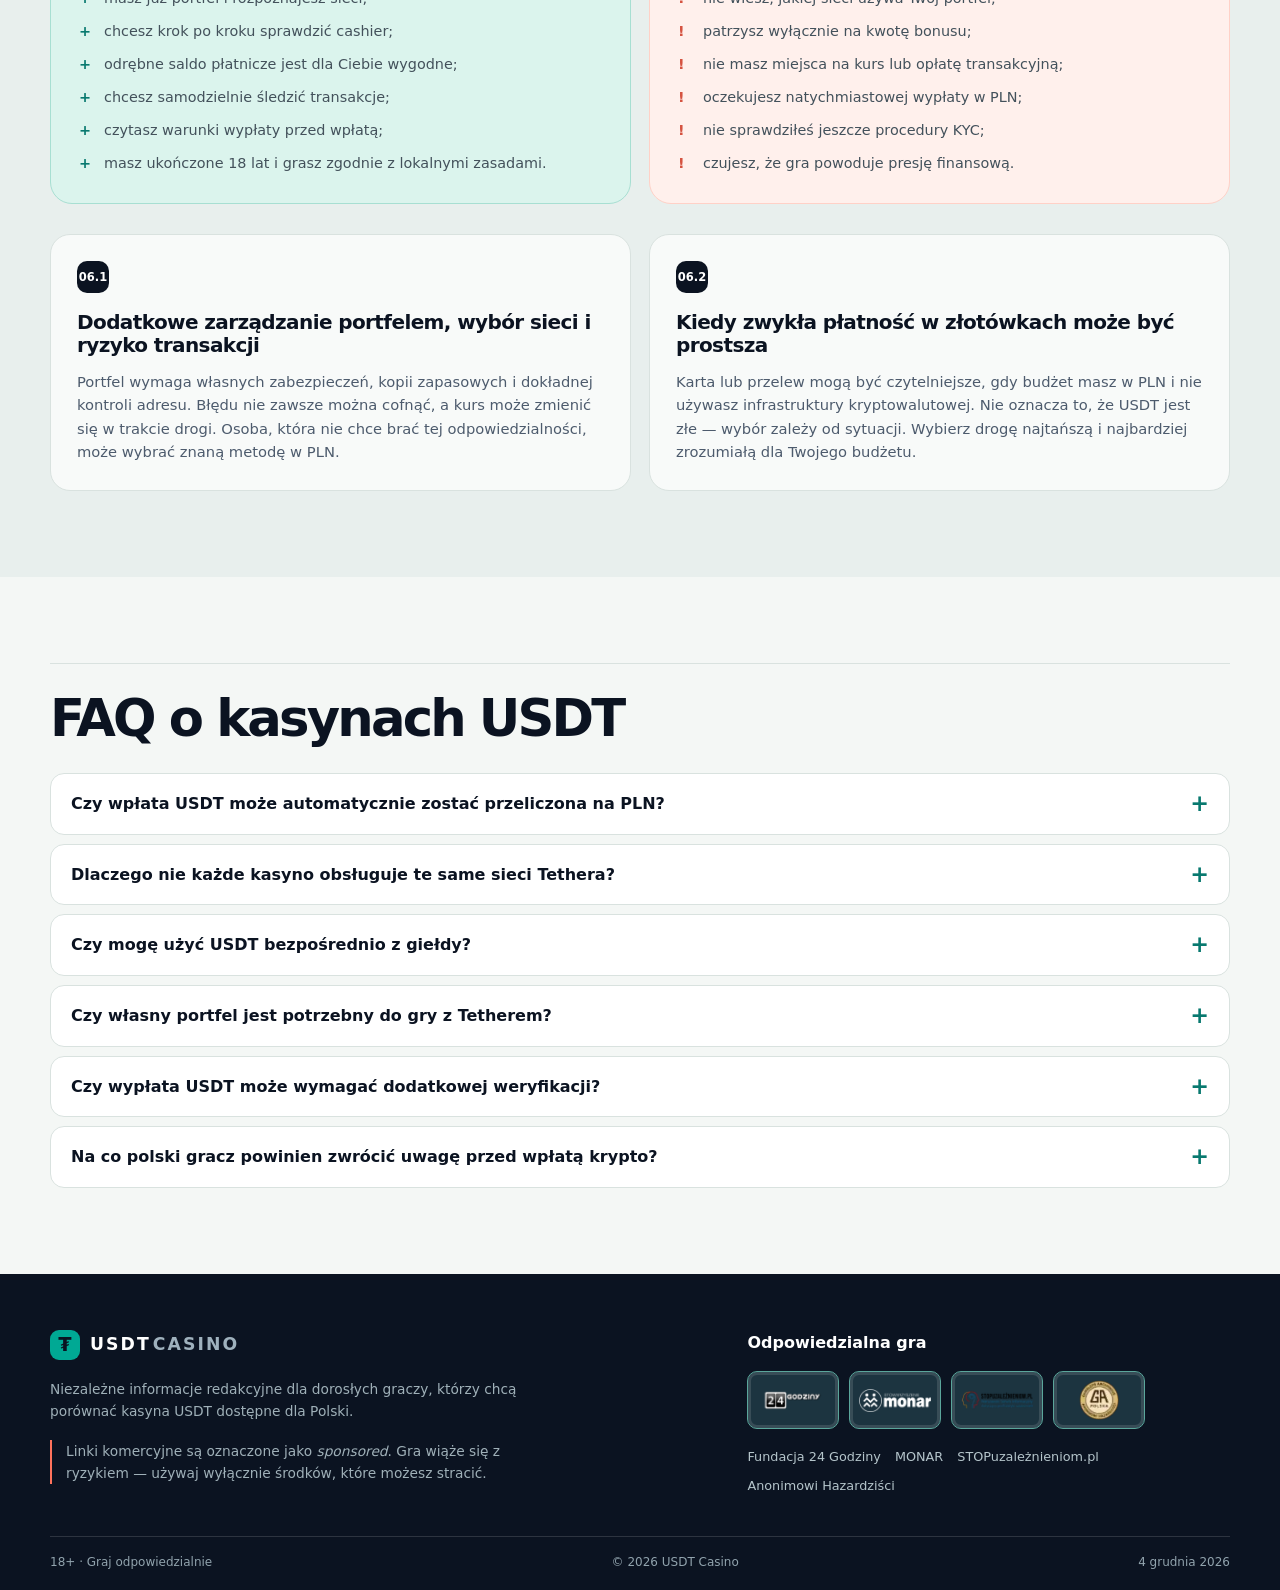
<file: pl/index.html>
<!doctype html>
<html lang="pl-PL">
<head>
  <meta charset="utf-8">
  <meta name="viewport" content="width=device-width, initial-scale=1">
  <title>Kasyno USDT w Polsce: Tether w kasynach online – październik 2026</title>
  <meta name="description" content="Redakcyjne porównanie sześciu kasyn USDT dla graczy z Polski: bonusy, portfele, sieci, wypłaty i warunki odpowiedzialnej gry.">
  <meta name="robots" content="index,follow">
  <meta name="author" content="Redakcja USDT Casino">
  <meta name="last-modified" content="2026-10-28">
  <link rel="canonical" href="https://nl-usdtcasinos.com/pl/">
  <link rel="alternate" hreflang="nl-NL" href="https://nl-usdtcasinos.com/">
  <link rel="alternate" hreflang="pl-PL" href="https://nl-usdtcasinos.com/pl/">
  <meta property="og:type" content="article">
  <meta property="og:locale" content="pl_PL">
  <meta property="og:title" content="Kasyno USDT w Polsce: Tether w kasynach online – październik 2026">
  <meta property="og:description" content="Praktyczne porównanie polskiego rankingu kasyn USDT, płatności, bonusów i wypłat.">
  <meta property="og:url" content="https://nl-usdtcasinos.com/pl/">
  <meta property="og:updated_time" content="2026-10-28T00:00:00+02:00">
  <link rel="icon" href="/favicon.svg" type="image/svg+xml">
  <link rel="manifest" href="/pl/manifest.webmanifest">
  <link rel="stylesheet" href="/styles.css">
  <script type="application/ld+json">
  {
    "@context":"https://schema.org",
    "@type":"WebSite",
    "name":"USDT Casino",
    "url":"https://nl-usdtcasinos.com/pl/",
    "inLanguage":"pl-PL"
  }
  </script>
  <script type="application/ld+json">
  {
    "@context":"https://schema.org",
    "@type":"ItemList",
    "name":"Sześć kasyn USDT dla graczy z Polski",
    "numberOfItems":6,
    "itemListElement":[
      {"@type":"ListItem","position":1,"name":"Casinolab","url":"https://nl-usdtcasinos.com/pl/#casinolab"},
      {"@type":"ListItem","position":2,"name":"Casea","url":"https://nl-usdtcasinos.com/pl/#casea"},
      {"@type":"ListItem","position":3,"name":"Gransino","url":"https://nl-usdtcasinos.com/pl/#gransino"},
      {"@type":"ListItem","position":4,"name":"Neon54","url":"https://nl-usdtcasinos.com/pl/#neon54"},
      {"@type":"ListItem","position":5,"name":"Mostbet","url":"https://nl-usdtcasinos.com/pl/#mostbet"},
      {"@type":"ListItem","position":6,"name":"Vox","url":"https://nl-usdtcasinos.com/pl/#vox"}
    ]
  }
  </script>
</head>
<body>
  <a class="skip-link" href="#main">Przejdź do treści</a>
  <header class="site-header">
    <div class="content-boundary header-inner">
      <a class="brand" href="#top" aria-label="USDT Casino, strona główna"><span class="brand-mark" aria-hidden="true">₮</span><span>USDT<span class="brand-muted">CASINO</span></span></a>
      <nav aria-label="Główna nawigacja"><a href="#ranglista">Ranking</a><a href="#platnosci">Płatności</a><a href="#faq">FAQ</a></nav>
      <div class="header-meta"><span class="status-dot" aria-hidden="true"></span> Aktualizacja redakcyjna <time data-date="now" datetime="2026-10-28">28 października 2026</time></div>
      <details class="language-switcher"><summary class="language-current" aria-label="Wybierz język"><span class="language-flag language-flag-pl" aria-hidden="true"></span><span>PL</span><span class="language-chevron" aria-hidden="true">⌄</span></summary><div class="language-menu" role="menu"><a class="language-option" href="/" lang="nl" role="menuitem"><span class="language-flag language-flag-nl" aria-hidden="true"></span><span>Nederlands</span><small>NL</small></a><a class="language-option is-active" href="/pl/" lang="pl" aria-current="page" role="menuitem"><span class="language-flag language-flag-pl" aria-hidden="true"></span><span>Polski</span><small>PL</small></a></div></details>
    </div>
  </header>

  <main id="main">
    <section class="hero content-boundary" id="top" aria-labelledby="page-title">
      <div class="hero-copy">
        <p class="eyebrow">Kasyno USDT Polska <span>·</span> wydanie <time data-date="month-year" datetime="2026-10-28">październik 2026</time></p>
        <h1 id="page-title">Kasyno USDT w Polsce: Tether w kasynach online – październik 2026</h1>
        <p class="hero-lede">Przeanalizowaliśmy <strong>6 marek</strong> z polskiego rankingu, porównaliśmy ich bonusy i zebraliśmy praktyczne punkty kontroli dotyczące wpłat, portfeli, sieci USDT oraz wypłat w złotówkach. Sprawdzamy, jak Tether działa razem z kasynowym cashierem, kiedy pojawia się dodatkowa konwersja i co trzeba przeczytać przed rejestracją. Poniżej znajdziesz uporządkowane zestawienie, które pomaga porównać warunki, zanim przeniesiesz środki.</p>
        <div class="hero-actions"><a class="button button-primary" href="/pl/visit/" rel="sponsored nofollow noopener">Przejdź do kasyna <span aria-hidden="true">↗</span></a><a class="button button-quiet" href="#platnosci">Przeczytaj o płatnościach</a></div>
      </div>
      <aside class="hero-panel" aria-label="Szybka orientacja"><div class="panel-top"><span>Szybka orientacja</span><span class="panel-number">01—06</span></div><div class="panel-rule"></div><p>Dobry wybór zaczyna się od drogi wypłaty, a nie od największej kwoty bonusu.</p><dl class="mini-facts"><div><dt>Temat</dt><dd>Cashier USDT</dd></div><div><dt>Dla kogo</dt><dd>18+ w Polsce</dd></div><div><dt>Waluta</dt><dd>PLN + Tether</dd></div></dl></aside>
    </section>

    <div class="notice content-boundary" role="note"><span class="notice-icon" aria-hidden="true">i</span><p><strong>Graj świadomie.</strong> Hazard online jest wyłącznie dla osób dorosłych. Zawsze sprawdź aktualne warunki, opłaty i lokalne zasady przed wpłatą. Potrzebujesz pomocy? Na dole znajdziesz niezależne polskie organizacje pomocowe.</p></div>

    <section id="ranglista" class="section content-boundary" aria-labelledby="ranking-title">
      <div class="section-heading"><h2 id="ranking-title">Sześć kasyn USDT dla graczy z Polski</h2></div>
      <p class="intro">Ranking pochodzi z dostarczonego archiwum `www.flyvit.pl` i zachowuje jego kolejność. Każdy wiersz pokazuje markę, logo i deklarowany bonus powitalny, a tabela dodaje minimum wpłaty oraz warunki obrotu. To redakcyjna lista porównawcza, a nie gwarancja wygranej, legalności ani wypłaty — regulamin trzeba odczytać ponownie przed rejestracją.</p>
      <div class="ranking-list">
        <article class="casino-row featured" id="casinolab"><div class="rank-badge">01</div><div class="casino-logo"><img src="/assets/casinolab-pl.webp" alt="Logo Casinolab"></div><div class="casino-main"><h3>Casinolab</h3></div><div class="casino-offer"><span>Bonus powitalny</span><strong>100% do 6 000 zł + 350 darmowych spinów</strong></div><a class="button button-visit" href="/pl/visit/casinolab/" rel="sponsored nofollow noopener">Przejdź do kasyna <span aria-hidden="true">↗</span></a></article>
        <article class="casino-row" id="casea"><div class="rank-badge">02</div><div class="casino-logo"><img src="/assets/casea-pl.webp" alt="Logo Casea"></div><div class="casino-main"><h3>Casea</h3></div><div class="casino-offer"><span>Bonus powitalny</span><strong>100% do 6 000 zł + 350 darmowych spinów</strong></div><a class="button button-visit" href="/pl/visit/casea/" rel="sponsored nofollow noopener">Przejdź do kasyna <span aria-hidden="true">↗</span></a></article>
        <article class="casino-row" id="gransino"><div class="rank-badge">03</div><div class="casino-logo"><img src="/assets/gransino-pl.webp" alt="Logo Gransino"></div><div class="casino-main"><h3>Gransino</h3></div><div class="casino-offer"><span>Bonus powitalny</span><strong>100% do 2 000 zł + 200 darmowych spinów</strong></div><a class="button button-visit" href="/pl/visit/gransino/" rel="sponsored nofollow noopener">Przejdź do kasyna <span aria-hidden="true">↗</span></a></article>
        <article class="casino-row" id="neon54"><div class="rank-badge">04</div><div class="casino-logo"><img src="/assets/neon54-pl.webp" alt="Logo Neon54"></div><div class="casino-main"><h3>Neon54</h3></div><div class="casino-offer"><span>Bonus powitalny</span><strong>100% do 2 250 zł + 200 spinów + Bonus Crab</strong></div><a class="button button-visit" href="/pl/visit/neon54/" rel="sponsored nofollow noopener">Przejdź do kasyna <span aria-hidden="true">↗</span></a></article>
        <article class="casino-row" id="mostbet"><div class="rank-badge">05</div><div class="casino-logo"><img src="/assets/mostbet-pl.webp" alt="Logo Mostbet"></div><div class="casino-main"><h3>Mostbet</h3></div><div class="casino-offer"><span>Bonus powitalny</span><strong>125% do 1 400 zł + 250 darmowych spinów</strong></div><a class="button button-visit" href="/pl/visit/mostbet/" rel="sponsored nofollow noopener">Przejdź do kasyna <span aria-hidden="true">↗</span></a></article>
        <article class="casino-row" id="vox"><div class="rank-badge">06</div><div class="casino-logo"><img src="/assets/vox-pl.webp" alt="Logo Vox"></div><div class="casino-main"><h3>Vox</h3></div><div class="casino-offer"><span>Bonus powitalny</span><strong>Do 10 000 zł + 500 darmowych spinów</strong></div><a class="button button-visit" href="/pl/visit/vox/" rel="sponsored nofollow noopener">Przejdź do kasyna <span aria-hidden="true">↗</span></a></article>
      </div>
      <div class="table-wrap ranking-data-table"><table><caption>Porównanie marek z polskiego rankingu</caption><thead><tr><th scope="col">Pozycja</th><th scope="col">Marka</th><th scope="col">Bonus</th><th scope="col">Min. wpłata</th><th scope="col">Obrót</th></tr></thead><tbody><tr><td>01</td><td>Casinolab</td><td>100% do 6 000 zł + 350 spinów</td><td>90 zł</td><td>20x wpłata + bonus; 40x wygrane ze spinów</td></tr><tr><td>02</td><td>Casea</td><td>100% do 6 000 zł + 350 spinów</td><td>90 zł</td><td>35x wpłata + bonus; 40x wygrane ze spinów</td></tr><tr><td>03</td><td>Gransino</td><td>100% do 2 000 zł + 200 spinów</td><td>90 zł</td><td>20x wpłata + bonus; 40x wygrane ze spinów</td></tr><tr><td>04</td><td>Neon54</td><td>100% do 2 250 zł + 200 spinów</td><td>90 zł</td><td>35x wpłata + bonus; 40x wygrane ze spinów</td></tr><tr><td>05</td><td>Mostbet</td><td>125% do 1 400 zł + 250 spinów</td><td>20 zł</td><td>30x bonus; 25x wygrane ze spinów</td></tr><tr><td>06</td><td>Vox</td><td>Do 10 000 zł + 500 spinów</td><td>40 zł</td><td>40x bonus</td></tr></tbody></table></div><p class="table-note">Kwoty i mnożniki pochodzą z materiału źródłowego, ale mogą zależeć od konkretnego konta i wersji promocji. Sprawdź aktualny regulamin przed aktywacją bonusu i wypłatą.</p>
    </section>

    <section id="metoda" class="section section-tinted content-boundary" aria-labelledby="balance-title"><div class="section-heading"><h2 id="balance-title">Co zmienia się, gdy środki z kasyna trafiają do USDT?</h2></div><p>USDT wygląda na ekranie jak stała kwota, ale droga płatności nadal jest techniczna. Dlatego najpierw sprawdzamy sposób wyświetlania salda, wybraną sieć blockchain i moment, w którym kasyno pokazuje kwotę w złotówkach. Te trzy elementy decydują o tym, czy wpłata jest czytelna, czy wymaga dodatkowej kontroli.</p><div class="split-grid"><article class="insight-card"><span class="card-index">A</span><h3>Osobne saldo krypto czy automatyczne przeliczenie na złotówki</h3><p>Niektóre cashiery pokazują saldo kryptowalutowe obok zwykłego salda kasyna, a inne od razu wyświetlają równowartość w PLN. Wpływa to na sposób odczytywania kursu, stawki i wypłaty. Zapisz walutę widoczną przy kwocie, zanim otworzysz grę.</p></article><article class="insight-card"><span class="card-index">B</span><h3>Dlaczego ta sama wpłata może być inaczej przetwarzana</h3><p>Transakcja USDT działa dopiero wtedy, gdy sieć, adres i liczba potwierdzeń pasują do instrukcji cashiera. Zła sieć może spowodować opóźnienie lub konieczność wyjaśniania transakcji. Traktuj stronę płatności jak listę kontrolną, a nie pojedynczy przycisk.</p></article></div></section>

    <section id="platnosci" class="section content-boundary" aria-labelledby="cashier-title"><div class="section-heading"><h2 id="cashier-title">Cashier jest ważniejszy niż strona główna</h2></div><p>Atrakcyjna strona startowa niewiele mówi o faktycznej płatności. W cashierze znajdziesz nazwę sieci, minima, czas potwierdzenia i ewentualną drogę przez giełdę. Przeczytaj te informacje, zanim skopiujesz adres portfela.</p><div class="table-wrap"><table><caption>Punkty kontroli przed transakcją USDT</caption><thead><tr><th scope="col">Punkt kontroli</th><th scope="col">Co sprawdzamy</th><th scope="col">Dlaczego to ważne</th></tr></thead><tbody><tr><td>Sieć</td><td>TRC20, ERC20 lub inna wyraźnie wskazana opcja</td><td>Adres i sieć muszą się dokładnie zgadzać</td></tr><tr><td>Minimum</td><td>Minimum wpłaty i wypłaty</td><td>Mała kwota nie powinna utknąć</td></tr><tr><td>Kurs</td><td>Saldo USDT albo równowartość w PLN</td><td>Łatwiej zrozumieć stawkę i wypłatę</td></tr><tr><td>Potwierdzenia</td><td>Status blockchaina lub przetwarzanie wewnętrzne</td><td>Wyjaśnia oczekującą transakcję</td></tr><tr><td>KYC</td><td>Kontrola przed wypłatą albo po niej</td><td>Ogranicza niespodzianki przy wypłacie</td></tr><tr><td>Kanał wypłaty</td><td>Powrót do portfela lub wymiana na PLN</td><td>Określa liczbę dodatkowych kroków</td></tr></tbody></table></div><div class="callout"><strong>Praktyczna rada</strong><p>Najpierw wykonaj małą wpłatę testową i zachowaj stronę potwierdzenia, zanim użyjesz większej kwoty. Zobaczysz, jak kasyno obsługuje sieć, kurs i saldo. Zrzut cashiera nie jest dowodem przyszłego wyniku, ale pomaga odtworzyć przebieg transakcji.</p></div><div class="split-grid compact"><article class="insight-card"><span class="card-index">03.1</span><h3>Sieci, minima i dostępne kanały wypłaty</h3><p>Ten sam ticker może występować w kilku sieciach, choć cashier akceptuje tylko jedną. W jednej sesji sprawdź dokładną nazwę sieci, minimum i wyświetlane opłaty. Te trzy wartości zapisujemy przed uznaniem drogi za praktyczną.</p></article><article class="insight-card"><span class="card-index">03.2</span><h3>Gdzie niejasne instrukcje kryptowalutowe powodują problemy</h3><p>Niejasne instrukcje zwiększają ryzyko błędnego memo, złej sieci albo niepełnego potwierdzenia. Tego nie zawsze da się łatwo naprawić po wysłaniu. Przy wątpliwościach zatrzymaj się i poproś support o konkretną odpowiedź na piśmie.</p></article></div></section>

    <section class="section section-tinted content-boundary" aria-labelledby="flow-title"><div class="section-heading"><h2 id="flow-title">USDT może uprościć płatności, ale może też dodać kroki</h2></div><p>Portfel może dać bezpośrednią drogę bez danych karty, ale wygoda zależy od sieci i konkretnego kasyna. Czasem płatność najpierw przechodzi przez giełdę, co dodaje konwersję i kontrolę. Dlatego porównujemy całą trasę, a nie tylko szybkość wpłaty.</p><div class="route-steps" aria-label="Droga płatności"><div class="route-step"><span>01</span><strong>Portfel</strong><p>Wybierz właściwą sieć i sprawdź adres.</p></div><div class="route-connector" aria-hidden="true">→</div><div class="route-step"><span>02</span><strong>Cashier</strong><p>Sprawdź minimum, potwierdzenia i walutę salda.</p></div><div class="route-connector" aria-hidden="true">→</div><div class="route-step"><span>03</span><strong>Wypłata</strong><p>Ustal, czy wróci USDT, czy złotówki.</p></div></div><div class="split-grid"><article class="insight-card"><span class="card-index">A</span><h3>Bezpośrednia płatność z portfela a droga przez giełdę</h3><p>Płatność bezpośrednia skraca trasę, ale wymaga większej uwagi przy sieci i adresie. Giełda może wydawać się wygodna, ale dodaje konto i konwersję. Wybierz drogę, którą potrafisz samodzielnie kontrolować, a nie tę z najładniejszą obietnicą.</p></article><article class="insight-card"><span class="card-index">B</span><h3>Kiedy kontrole lub konwersja odbierają szybkość</h3><p>Potwierdzenie blockchaina nie oznacza jeszcze zakończenia wypłaty po stronie kasyna. Mogą później pojawić się kontrole wewnętrzne, KYC i wymiana na fiat. Szybkość warto więc opisywać jako proces z kilkoma momentami, nie jedną liczbę.</p></article></div></section>

    <section class="section content-boundary" aria-labelledby="casino-title"><div class="section-heading"><h2 id="casino-title">Kasyno krypto ostatecznie nadal jest kasynem</h2></div><p>Tether zmienia szynę płatniczą, ale nie rdzeń produktu. Oferta gier, obsługa mobilna, support i kontrola tożsamości pozostają równie ważne. Zestawiamy te podstawy z informacjami o krypto, aby metoda płatności nie przesłoniła pozostałych sygnałów.</p><div class="criteria-list"><div><span>01</span><h3>Oferta gier, doświadczenie mobilne i jakość supportu</h3><p>Otwórz lobby na telefonie, znajdź znaną grę i sprawdź, jak szybko można uzyskać pomoc. Sprawny portfel nie mówi nic o nawigacji ani obsłudze. Opisuj to, co faktycznie da się sprawdzić, zamiast używać ogólnych superlatywów.</p></div><div><span>02</span><h3>Operator, licencja i zasady dla polskiego konta</h3><p>Sprawdź, kto prowadzi stronę i jaka licencja jest na niej wymieniona. Logo lub znak jakości nie zastępuje konkretnego organu i aktualnego statusu. Polski gracz powinien dodatkowo respektować własne lokalne zasady i granicę wieku.</p></div></div></section>

    <section class="section section-tinted content-boundary" aria-labelledby="practical-title"><div class="section-heading"><h2 id="practical-title">Kiedy Tether nie jest najbardziej praktycznym wyborem</h2></div><p>USDT nie jest automatycznie najlepszą metodą płatności dla każdego gracza. Zarządzanie portfelem, wybór sieci i ewentualna konwersja na PLN mogą wymagać większej uwagi niż płatność kartą. Wygoda zależy od osobistego balansu między kontrolą, szybkością i zrozumieniem całej drogi.</p><div class="pros-cons-grid"><article class="pros-card"><h3>Może pasować, jeśli…</h3><ul><li>masz już portfel i rozpoznajesz sieci;</li><li>chcesz krok po kroku sprawdzić cashier;</li><li>odrębne saldo płatnicze jest dla Ciebie wygodne;</li><li>chcesz samodzielnie śledzić transakcje;</li><li>czytasz warunki wypłaty przed wpłatą;</li><li>masz ukończone 18 lat i grasz zgodnie z lokalnymi zasadami.</li></ul></article><article class="cons-card"><h3>Zachowaj szczególną ostrożność, jeśli…</h3><ul><li>nie wiesz, jakiej sieci używa Twój portfel;</li><li>patrzysz wyłącznie na kwotę bonusu;</li><li>nie masz miejsca na kurs lub opłatę transakcyjną;</li><li>oczekujesz natychmiastowej wypłaty w PLN;</li><li>nie sprawdziłeś jeszcze procedury KYC;</li><li>czujesz, że gra powoduje presję finansową.</li></ul></article></div><div class="split-grid"><article class="insight-card"><span class="card-index">06.1</span><h3>Dodatkowe zarządzanie portfelem, wybór sieci i ryzyko transakcji</h3><p>Portfel wymaga własnych zabezpieczeń, kopii zapasowych i dokładnej kontroli adresu. Błędu nie zawsze można cofnąć, a kurs może zmienić się w trakcie drogi. Osoba, która nie chce brać tej odpowiedzialności, może wybrać znaną metodę w PLN.</p></article><article class="insight-card"><span class="card-index">06.2</span><h3>Kiedy zwykła płatność w złotówkach może być prostsza</h3><p>Karta lub przelew mogą być czytelniejsze, gdy budżet masz w PLN i nie używasz infrastruktury kryptowalutowej. Nie oznacza to, że USDT jest złe — wybór zależy od sytuacji. Wybierz drogę najtańszą i najbardziej zrozumiałą dla Twojego budżetu.</p></article></div></section>

    <section id="faq" class="section content-boundary" aria-labelledby="faq-title"><div class="section-heading"><h2 id="faq-title">FAQ o kasynach USDT</h2></div><div class="faq-list"><details><summary>Czy wpłata USDT może automatycznie zostać przeliczona na PLN?</summary><p>Zależy to od cashiera i ustawień salda. Niektóre systemy pokazują równowartość w złotówkach, a inne prowadzą osobne saldo kryptowalutowe. Sprawdź walutę przy kwocie, zanim rozpoczniesz grę.</p></details><details><summary>Dlaczego nie każde kasyno obsługuje te same sieci Tethera?</summary><p>Kasyna łączą dostawcę płatności z wybranymi blockchainami. USDT może więc być dostępne tylko w jednej sieci. Nigdy nie wysyłaj środków na podstawie samego tickera — odczytaj pełną nazwę sieci.</p></details><details><summary>Czy mogę użyć USDT bezpośrednio z giełdy?</summary><p>Tylko wtedy, gdy giełda pozwala na wypłatę w wybranej sieci. Adres i sieć muszą dokładnie odpowiadać instrukcji cashiera. Dodatkowy etap przez giełdę może też oznaczać własne opłaty lub kontrole.</p></details><details><summary>Czy własny portfel jest potrzebny do gry z Tetherem?</summary><p>Nie zawsze, ale własny portfel może ułatwić zrozumienie trasy. Przy giełdzie kontrola zależy od jej zasad wypłat. Wybierz rozwiązanie, którego zabezpieczenia i wybór sieci naprawdę rozumiesz.</p></details><details><summary>Czy wypłata USDT może wymagać dodatkowej weryfikacji?</summary><p>Tak. Kasyno może wykonać kontrolę tożsamości lub płatności przed wypłatą. Potwierdzenie blockchaina nie oznacza automatycznie, że proces po stronie kasyna jest zakończony. Przeczytaj KYC i warunki wypłaty wcześniej.</p></details><details><summary>Na co polski gracz powinien zwrócić uwagę przed wpłatą krypto?</summary><p>Sprawdź wiek, lokalne zasady, operatora, sieć cashiera, minimum i drogę wypłaty. Uwzględnij również własny budżet i sposób gry. Przerwij, jeśli wyjaśnienie albo kwota nie są dla Ciebie jasne.</p></details></div></section>
  </main>

  <footer class="site-footer"><div class="content-boundary footer-grid"><div><a class="brand footer-brand" href="#top" aria-label="USDT Casino, strona główna"><span class="brand-mark" aria-hidden="true">₮</span><span>USDT<span class="brand-muted">CASINO</span></span></a><p>Niezależne informacje redakcyjne dla dorosłych graczy, którzy chcą porównać kasyna USDT dostępne dla Polski.</p><p class="footer-disclosure">Linki komercyjne są oznaczone jako <em>sponsored</em>. Gra wiąże się z ryzykiem — używaj wyłącznie środków, które możesz stracić.</p></div><div><h2>Odpowiedzialna gra</h2><div class="support-logos support-logos--pl"><a class="logo-dark-bg" href="https://fundacja24h.pl/" target="_blank" rel="nofollow noopener"><img src="/assets/fundacja24h-pl.webp" alt="Fundacja 24 Godziny"></a><a class="logo-dark-bg" href="https://www.monar.org/" target="_blank" rel="nofollow noopener"><img src="/assets/monar-pl.webp" alt="MONAR"></a><a class="logo-dark-bg" href="https://stopuzaleznieniom.pl/" target="_blank" rel="nofollow noopener"><img src="/assets/stopuzaleznieniom-pl.webp" alt="STOPuzależnieniom.pl"></a><a class="logo-dark-bg" href="https://www.anonimowihazardzisci.org/" target="_blank" rel="nofollow noopener"><img src="/assets/GA-PL.webp" alt="Anonimowi Hazardziści"></a></div><p class="footer-links"><a href="https://fundacja24h.pl/" target="_blank" rel="nofollow noopener">Fundacja 24 Godziny</a><a href="https://www.monar.org/" target="_blank" rel="nofollow noopener">MONAR</a><a href="https://stopuzaleznieniom.pl/" target="_blank" rel="nofollow noopener">STOPuzależnieniom.pl</a><a href="https://www.anonimowihazardzisci.org/" target="_blank" rel="nofollow noopener">Anonimowi Hazardziści</a></p></div></div><div class="content-boundary footer-bottom"><span>18+ · Graj odpowiedzialnie</span><span>© <span id="footer-year">2026</span> USDT Casino</span><time data-date="now" datetime="2026-10-28">28 października 2026</time></div></footer>
  <aside class="catfish" id="catfish" aria-label="Oferta bonusowa" aria-hidden="true"><div class="catfish-copy"><span class="catfish-label">Oferta dla Ciebie</span><strong>Sprawdź możliwości bonusu</strong><p>Otwórz aktualną stronę bonusu i spokojnie przeczytaj warunki.</p></div><a class="catfish-button" href="/pl/visit/" rel="sponsored nofollow noopener">Odbierz bonus <span aria-hidden="true">↗</span></a><button class="catfish-close" type="button" aria-label="Zamknij ofertę">×</button></aside>
  <script src="/script.js" defer></script>
</body>
</html>
</file>
<file: styles.css>
:root{--ink:#0b1321;--ink-soft:#4d5b6d;--paper:#f4f7f5;--white:#fff;--line:#d9e2df;--teal:#00a994;--teal-dark:#08796f;--coral:#ff725c;--gold:#f0c26f;--max:1180px;font-family:Inter,ui-sans-serif,system-ui,-apple-system,BlinkMacSystemFont,"Segoe UI",sans-serif;color:var(--ink);background:var(--paper);line-height:1.6}*{box-sizing:border-box}html{scroll-behavior:smooth}body{margin:0;background:var(--paper)}a{color:inherit}img{max-width:100%;display:block}h1,h2,h3,p,ul,ol,dl{margin-top:0}.content-boundary{width:min(calc(100% - 48px),var(--max));margin-inline:auto}.skip-link{position:absolute;left:-999px;top:8px;background:var(--ink);color:#fff;padding:10px 14px;z-index:9}.skip-link:focus{left:8px}.site-header{background:var(--ink);color:#fff;border-bottom:1px solid rgba(255,255,255,.14)}.header-inner{min-height:78px;display:flex;align-items:center;gap:36px}.brand{display:inline-flex;align-items:center;gap:10px;text-decoration:none;font-weight:850;letter-spacing:.12em;font-size:1.08rem}.brand-muted{color:#9fb1bd;font-weight:650;margin-left:2px}.brand-mark{display:grid;place-items:center;width:30px;height:30px;border-radius:9px;background:var(--teal);color:var(--ink);font-size:1.2rem;letter-spacing:0}.site-header nav{display:flex;gap:24px;margin-left:auto}.site-header nav a{font-size:.88rem;color:#c7d1d9;text-decoration:none}.site-header nav a:hover,.site-header nav a:focus{color:#fff}.header-meta{font-size:.76rem;color:#aebcc5;white-space:nowrap}.status-dot{width:7px;height:7px;display:inline-block;border-radius:50%;background:var(--teal);margin-right:7px}.hero{display:grid;grid-template-columns:minmax(0,1.6fr) minmax(280px,.7fr);gap:72px;padding-top:72px;padding-bottom:62px;align-items:end}.eyebrow,.section-kicker{font-size:.75rem;letter-spacing:.16em;text-transform:uppercase;color:var(--teal-dark);font-weight:800}.eyebrow span{color:var(--coral);padding:0 6px}.hero h1{max-width:900px;font-size:clamp(2.5rem,6vw,5.6rem);line-height:.98;letter-spacing:-.065em;margin:20px 0 26px}.hero-lede{font-size:1.15rem;color:var(--ink-soft);max-width:760px;margin-bottom:28px}.hero-actions{display:flex;gap:12px;flex-wrap:wrap}.button{display:inline-flex;align-items:center;justify-content:center;gap:12px;border-radius:999px;padding:12px 18px;text-decoration:none;font-weight:800;font-size:.88rem;transition:transform .2s ease,box-shadow .2s ease}.button:hover{transform:translateY(-2px)}.button-primary{background:var(--ink);color:#fff;box-shadow:0 10px 20px rgba(11,19,33,.14)}.button-quiet{border:1px solid #b8c9c4;color:var(--ink)}.hero-panel{background:var(--ink);color:#fff;border-radius:26px;padding:28px;min-height:270px;box-shadow:16px 16px 0 var(--gold)}.panel-top{display:flex;justify-content:space-between;font-size:.74rem;text-transform:uppercase;letter-spacing:.12em;color:#b9c9d0}.panel-number{color:var(--teal)}.panel-rule{height:1px;background:rgba(255,255,255,.22);margin:26px 0}.hero-panel>p{font-size:1.35rem;line-height:1.25;letter-spacing:-.02em}.mini-facts{display:grid;grid-template-columns:1fr 1fr 1fr;gap:10px;margin-top:38px}.mini-facts dt{font-size:.68rem;color:#8fa4af;text-transform:uppercase;letter-spacing:.1em}.mini-facts dd{margin:2px 0 0;font-weight:750;font-size:.85rem}.notice{display:flex;gap:14px;align-items:flex-start;background:#e6f7f3;border:1px solid #b7e8dc;border-radius:18px;padding:16px 20px;margin-bottom:10px}.notice p{margin:0;font-size:.92rem;color:#22423f}.notice-icon{display:grid;place-items:center;border-radius:50%;background:var(--teal);color:#fff;font-weight:800;width:24px;height:24px;flex:0 0 auto}.section{padding:86px 0}.section-tinted{background:#e8efed;margin-inline:0;padding-left:max(24px,calc((100vw - var(--max))/2));padding-right:max(24px,calc((100vw - var(--max))/2));width:100%}.section-heading{border-top:1px solid var(--line);padding-top:18px;margin-bottom:24px}.section-tinted .section-heading{border-color:#c8d8d3}.section-heading h2{font-size:clamp(2rem,4vw,3.65rem);line-height:1.04;letter-spacing:-.055em;margin:10px 0 0;max-width:950px}.intro,.section>p{max-width:900px;color:var(--ink-soft);font-size:1.03rem}.ranking-list{display:grid;gap:13px;margin-top:36px}.casino-row{display:grid;grid-template-columns:50px 92px minmax(0,1fr) 180px 142px;align-items:center;gap:20px;background:var(--white);border:1px solid var(--line);border-radius:20px;padding:18px 20px;box-shadow:0 8px 18px rgba(18,48,55,.04)}.casino-row.featured{border-color:#5fd3c1;box-shadow:0 12px 24px rgba(0,169,148,.12)}.rank-badge{width:42px;height:42px;border-radius:13px;display:grid;place-items:center;background:#e6f7f3;color:var(--teal-dark);font-weight:900}.casino-logo{height:56px;border-radius:12px;background:#f5f7f7;border:1px solid #e1e7e5;display:grid;place-items:center;padding:8px}.casino-logo img{max-height:38px;max-width:78px;object-fit:contain}.casino-main h3{font-size:1.2rem;margin:0;letter-spacing:-.02em}.casino-name-line{display:flex;align-items:center;gap:10px;flex-wrap:wrap}.casino-main p{font-size:.86rem;line-height:1.45;color:var(--ink-soft);margin:7px 0 10px}.tag{font-size:.68rem;color:var(--teal-dark);background:#e7f7f3;border-radius:999px;padding:3px 8px;font-weight:800}.chip-row{display:flex;gap:6px;flex-wrap:wrap}.chip-row span{font-size:.67rem;color:#63747e;border:1px solid #dce5e2;border-radius:999px;padding:3px 7px}.casino-offer{border-left:1px solid var(--line);padding-left:18px}.casino-offer small,.casino-offer span{display:block;color:#6b7b85;font-size:.72rem}.casino-offer strong{display:block;color:var(--ink);font-size:1rem;line-height:1.2}.button-visit{background:var(--coral);color:#fff;white-space:nowrap}.small-note{font-size:.77rem!important;margin-top:18px;color:#71808a!important}.split-grid{display:grid;grid-template-columns:1fr 1fr;gap:18px;margin-top:30px}.insight-card{background:var(--white);border:1px solid var(--line);border-radius:20px;padding:26px}.section-tinted .insight-card{background:rgba(255,255,255,.7)}.insight-card .card-index{display:inline-grid;place-items:center;width:32px;height:32px;border-radius:10px;background:var(--ink);color:#fff;font-size:.72rem;font-weight:800;margin-bottom:18px}.insight-card h3{font-size:1.25rem;line-height:1.17;letter-spacing:-.03em;margin-bottom:12px}.insight-card p{font-size:.92rem;color:var(--ink-soft);margin-bottom:0}.table-wrap{overflow-x:auto;margin-top:30px;border-radius:18px;border:1px solid var(--line);background:#fff}.table-wrap table{width:100%;border-collapse:collapse;min-width:700px}.table-wrap caption{text-align:left;padding:18px 20px 10px;font-weight:800;font-size:1.05rem}.table-wrap th,.table-wrap td{text-align:left;padding:14px 20px;border-top:1px solid var(--line);font-size:.88rem;vertical-align:top}.table-wrap th{font-size:.72rem;text-transform:uppercase;letter-spacing:.12em;color:var(--teal-dark);background:#f1f8f6}.table-wrap td{font-weight:400;color:#41515e}.callout{margin-top:22px;background:var(--ink);color:#fff;border-radius:20px;padding:24px 28px}.callout strong{font-size:.75rem;text-transform:uppercase;letter-spacing:.13em;color:var(--gold)}.callout p{max-width:800px;margin:8px 0 0;color:#d7e1e5}.compact{margin-top:22px}.route-steps{display:grid;grid-template-columns:1fr auto 1fr auto 1fr;align-items:stretch;gap:12px;margin:34px 0}.route-step{background:#fff;border:1px solid var(--line);border-radius:18px;padding:21px}.route-step span{color:var(--coral);font-weight:900;font-size:.78rem}.route-step strong{display:block;font-size:1.08rem;margin:8px 0}.route-step p{font-size:.85rem;color:var(--ink-soft);margin:0}.route-connector{display:grid;place-items:center;color:var(--teal-dark);font-size:1.5rem}.criteria-list{display:grid;gap:14px;margin-top:32px}.criteria-list>div{display:grid;grid-template-columns:42px minmax(0,1fr);column-gap:18px;border-bottom:1px solid var(--line);padding-bottom:20px}.criteria-list>div>span{display:grid;place-items:center;width:34px;height:34px;border-radius:10px;background:var(--teal);color:#fff;font-size:.76rem;font-weight:800}.criteria-list h3{margin:2px 0 6px;font-size:1.22rem}.criteria-list p{grid-column:2;margin:0;color:var(--ink-soft);font-size:.92rem;max-width:760px}.pros-cons-grid{display:grid;grid-template-columns:1fr 1fr;gap:18px;margin-top:32px}.pros-card,.cons-card{border-radius:22px;padding:28px}.pros-card{background:#dbf4ed;border:1px solid #a7dfd2}.cons-card{background:#fff0ec;border:1px solid #ffd1c7}.pros-card h3,.cons-card h3{margin:0 0 15px;font-size:1.15rem}.pros-card ul,.cons-card ul{margin:0;padding:0;list-style:none;display:grid;gap:10px}.pros-card li,.cons-card li{padding-left:25px;position:relative;font-size:.9rem;color:#43515b}.pros-card li:before,.cons-card li:before{content:'+';position:absolute;left:0;color:var(--teal-dark);font-weight:900}.cons-card li:before{content:'!';color:#d55341}.faq-list{display:grid;gap:9px;margin-top:28px}.faq-list details{background:#fff;border:1px solid var(--line);border-radius:14px;padding:0 20px}.faq-list summary{cursor:pointer;list-style:none;font-weight:800;padding:17px 0;position:relative;padding-right:30px}.faq-list summary::-webkit-details-marker{display:none}.faq-list summary:after{content:'+';position:absolute;right:0;color:var(--teal-dark);font-size:1.4rem;top:12px}.faq-list details[open] summary:after{content:'−'}.faq-list details p{color:var(--ink-soft);font-size:.92rem;padding:0 0 17px;max-width:860px;margin:0}.method-section{padding-bottom:100px}.method-list{list-style:none;margin:34px 0 0;padding:0;display:grid;grid-template-columns:repeat(5,1fr);gap:11px}.method-list li{border-top:3px solid var(--teal);padding-top:15px}.method-list li>span{font-size:.72rem;color:var(--coral);font-weight:900}.method-list strong{display:block;margin:8px 0 4px}.method-list p{font-size:.82rem;color:var(--ink-soft);margin:0}.site-footer{background:var(--ink);color:#d5e0e4;padding:56px 0 18px}.footer-grid{display:grid;grid-template-columns:1.3fr 1fr;gap:70px}.footer-brand{color:#fff}.site-footer p{max-width:470px;font-size:.86rem;color:#9fb0b8;margin:18px 0 0}.footer-disclosure{border-left:2px solid var(--coral);padding-left:14px}.site-footer h2{font-size:1rem;margin:0 0 16px;color:#fff}.support-logos{display:flex;align-items:center;gap:10px;flex-wrap:wrap}.support-logos a{display:flex;background:#fff;border-radius:10px;width:76px;height:46px;padding:7px;align-items:center;justify-content:center}.support-logos img{max-width:100%;max-height:32px;object-fit:contain}.footer-links{display:flex;gap:14px;flex-wrap:wrap}.footer-links a{color:#b5c5cb;text-decoration:none;font-size:.8rem}.footer-bottom{border-top:1px solid rgba(255,255,255,.14);margin-top:40px;padding-top:16px;display:flex;justify-content:space-between;gap:16px;flex-wrap:wrap;font-size:.75rem;color:#91a3ad}@media(max-width:980px){.header-inner{gap:18px}.header-meta{display:none}.hero{grid-template-columns:1fr;gap:38px}.hero-panel{max-width:520px}.casino-row{grid-template-columns:46px 78px minmax(0,1fr) 135px;gap:14px}.casino-row .button-visit{grid-column:3 / -1;justify-self:start}.casino-offer{border-left:0;border-top:1px solid var(--line);padding:10px 0 0}.method-list{grid-template-columns:repeat(3,1fr)}}@media(max-width:700px){.content-boundary{width:min(calc(100% - 30px),var(--max))}.site-header nav{display:none}.header-inner{min-height:68px}.hero{padding-top:46px;padding-bottom:42px}.hero h1{font-size:clamp(2.35rem,13vw,4.2rem)}.hero-lede{font-size:1rem}.hero-panel{box-shadow:8px 8px 0 var(--gold)}.section{padding:62px 0}.section-tinted{padding-left:15px;padding-right:15px}.section-tinted .content-boundary{width:100%}.casino-row{grid-template-columns:42px 1fr;gap:12px;padding:15px}.casino-logo{grid-column:2;grid-row:1;width:78px}.rank-badge{grid-row:1}.casino-main{grid-column:1 / -1}.casino-offer{grid-column:1 / -1;padding-top:12px}.casino-row .button-visit{grid-column:1 / -1;width:100%;margin-top:3px}.split-grid,.pros-cons-grid{grid-template-columns:1fr}.route-steps{grid-template-columns:1fr;gap:8px}.route-connector{transform:rotate(90deg);height:18px}.criteria-list>div{grid-template-columns:34px 1fr;column-gap:12px}.criteria-list p{grid-column:2}.method-list{grid-template-columns:1fr 1fr}.footer-grid{grid-template-columns:1fr;gap:34px}.footer-bottom{display:grid;grid-template-columns:1fr 1fr}.footer-bottom time{grid-column:1 / -1}.notice{padding:14px}.table-wrap table{min-width:640px}}@media(max-width:440px){.content-boundary{width:calc(100% - 24px)}.method-list{grid-template-columns:1fr}.hero-actions .button{width:100%}.mini-facts{grid-template-columns:1fr 1fr}.mini-facts div:last-child{grid-column:1 / -1}.footer-bottom{grid-template-columns:1fr}.footer-bottom time{grid-column:auto}}
@media(prefers-reduced-motion:reduce){html{scroll-behavior:auto}.button{transition:none}}
.section-kicker{display:none!important}
.hero h1{font-size:clamp(2.35rem,4.25vw,4.25rem);line-height:1.02}
.section-heading h2{max-width:none}
.intro,.section>p{max-width:none}
.casino-row{grid-template-columns:58px 120px minmax(180px,1fr) minmax(210px,1fr) 154px;gap:22px}
.casino-logo{height:82px;padding:10px}
.casino-logo img{max-height:60px;max-width:108px}
.casino-main h3{font-size:1.36rem}
.casino-offer{min-width:0}
.casino-offer strong{font-size:1.02rem;line-height:1.3}
.support-logos a{background:#dcebe7;border:1px solid #8fb9b1;box-shadow:inset 0 0 0 3px rgba(255,255,255,.34);width:92px;height:58px;padding:9px}
.support-logos img{max-height:40px}
.footer-links{row-gap:8px}
.catfish{position:fixed;z-index:20;right:24px;bottom:24px;width:min(560px,calc(100% - 48px));display:flex;align-items:center;gap:18px;padding:18px 22px;border:1px solid rgba(0,169,148,.45);border-radius:22px;background:var(--ink);color:#fff;box-shadow:0 18px 45px rgba(11,19,33,.28);opacity:0;transform:translateY(24px) scale(.97);pointer-events:none;visibility:hidden;transition:opacity .45s ease,transform .45s ease,visibility 0s linear .45s}
.catfish.is-visible{opacity:1;transform:translateY(0) scale(1);pointer-events:auto;visibility:visible;transition:opacity .45s ease,transform .45s ease,visibility 0s}
.catfish.is-closing{opacity:0;transform:translateY(18px) scale(.96);pointer-events:none}
.catfish-copy{min-width:0;flex:1}.catfish-label{display:block;color:var(--gold);font-size:.7rem;font-weight:800;letter-spacing:.13em;text-transform:uppercase;margin-bottom:4px}.catfish-copy strong{display:block;font-size:1.08rem;line-height:1.2}.catfish-copy p{margin:5px 0 0;color:#b7c9d0;font-size:.82rem;line-height:1.35}.catfish-button{display:inline-flex;align-items:center;gap:8px;background:var(--coral);color:#fff;text-decoration:none;border-radius:999px;padding:11px 15px;font-weight:850;font-size:.8rem;white-space:nowrap}.catfish-close{width:28px;height:28px;display:grid;place-items:center;border:1px solid rgba(255,255,255,.25);border-radius:50%;background:transparent;color:#fff;font-size:1.2rem;line-height:1;cursor:pointer;flex:0 0 auto}.catfish-close:hover,.catfish-close:focus{background:rgba(255,255,255,.12)}
@media(max-width:980px){.casino-row{grid-template-columns:54px 110px minmax(160px,1fr) minmax(170px,.9fr) 144px;gap:14px}.casino-logo{height:76px}.casino-row .button-visit{grid-column:auto}.casino-offer{border-left:1px solid var(--line);border-top:0;padding:0 0 0 14px}}
@media(max-width:700px){.casino-row{grid-template-columns:48px 1fr;gap:12px}.casino-logo{grid-column:2;grid-row:1;width:100%;height:74px}.rank-badge{grid-column:1;grid-row:1}.casino-main{grid-column:1 / -1}.casino-offer{grid-column:1 / -1;border-left:0;border-top:1px solid var(--line);padding:12px 0 0}.casino-row .button-visit{grid-column:1 / -1;width:100%;margin-top:3px}.catfish{right:12px;bottom:12px;width:calc(100% - 24px);padding:16px;gap:10px;flex-wrap:wrap}.catfish-copy{flex-basis:calc(100% - 40px)}.catfish-button{width:100%;justify-content:center}.catfish-close{position:absolute;right:12px;top:12px}}
@media(prefers-reduced-motion:reduce){.catfish{transition:none}}
.language-switcher{position:relative;margin-left:0;flex:0 0 auto}.language-current{display:inline-flex;align-items:center;gap:8px;cursor:pointer;color:#fff;font-size:.78rem;font-weight:800;letter-spacing:.08em;list-style:none;padding:8px 10px;border:1px solid rgba(255,255,255,.22);border-radius:999px}.language-current::-webkit-details-marker{display:none}.language-chevron{font-size:1rem;line-height:.7;color:#9fb1bd}.language-flag{display:inline-block;width:21px;height:14px;border-radius:3px;border:1px solid rgba(255,255,255,.4);box-shadow:0 0 0 1px rgba(11,19,33,.18);flex:0 0 auto}.language-flag-nl{background:linear-gradient(to bottom,#ae1c28 0 33.33%,#fff 33.33% 66.66%,#21468b 66.66%)}.language-flag-pl{background:linear-gradient(to bottom,#fff 0 50%,#dc143c 50%)}.language-menu{position:absolute;z-index:30;right:0;top:calc(100% + 10px);min-width:174px;padding:7px;background:#fff;border:1px solid var(--line);border-radius:14px;box-shadow:0 14px 28px rgba(11,19,33,.2)}.language-option{display:flex;align-items:center;gap:9px;padding:9px 10px;border-radius:9px;color:var(--ink);text-decoration:none;font-size:.83rem;font-weight:750}.language-option:hover,.language-option:focus,.language-option.is-active{background:#e6f7f3}.language-option small{margin-left:auto;color:#70818b;font-size:.68rem;letter-spacing:.08em}.language-option .language-flag{border-color:#c7d1d9;box-shadow:none}@media(max-width:700px){.language-switcher{margin-left:auto}.language-current{padding:7px 9px}.language-menu{right:0}.header-inner{gap:12px}}
.support-logos a.logo-dark-bg{background:#1c3440;border-color:#5aa69b;box-shadow:inset 0 0 0 3px rgba(255,255,255,.12)}
.support-logos a.logo-dark-bg img{filter:none}
.ranking-data-table{margin-top:22px}
.ranking-data-table table{min-width:620px}
.ranking-data-table th{background:#e5f4f0}
.table-note{margin:12px 0 0;color:var(--ink-soft);font-size:.78rem}
.section-kicker{display:none!important}
.hero h1{font-size:clamp(2.35rem,4.25vw,4.25rem);line-height:1.02}
.section-heading h2{max-width:none}
.intro,.section>p{max-width:none}
.casino-row{grid-template-columns:58px 120px minmax(180px,1fr) minmax(210px,1fr) 154px;gap:22px}
.casino-logo{height:82px;padding:10px}
.casino-logo img{max-height:60px;max-width:108px}
.casino-main h3{font-size:1.36rem}
.casino-offer{min-width:0}
.casino-offer strong{font-size:1.02rem;line-height:1.3}
.support-logos a{background:#dcebe7;border:1px solid #8fb9b1;box-shadow:inset 0 0 0 3px rgba(255,255,255,.34);width:92px;height:58px;padding:9px}
.support-logos img{max-height:40px}
.footer-links{row-gap:8px}
.catfish{position:fixed;z-index:20;right:24px;bottom:24px;width:min(560px,calc(100% - 48px));display:flex;align-items:center;gap:18px;padding:18px 22px;border:1px solid rgba(0,169,148,.45);border-radius:22px;background:var(--ink);color:#fff;box-shadow:0 18px 45px rgba(11,19,33,.28);opacity:0;transform:translateY(24px) scale(.97);pointer-events:none;visibility:hidden;transition:opacity .45s ease,transform .45s ease,visibility 0s linear .45s}
.catfish.is-visible{opacity:1;transform:translateY(0) scale(1);pointer-events:auto;visibility:visible;transition:opacity .45s ease,transform .45s ease,visibility 0s}
.catfish.is-closing{opacity:0;transform:translateY(18px) scale(.96);pointer-events:none}
.catfish-copy{min-width:0;flex:1}.catfish-label{display:block;color:var(--gold);font-size:.7rem;font-weight:800;letter-spacing:.13em;text-transform:uppercase;margin-bottom:4px}.catfish-copy strong{display:block;font-size:1.08rem;line-height:1.2}.catfish-copy p{margin:5px 0 0;color:#b7c9d0;font-size:.82rem;line-height:1.35}.catfish-button{display:inline-flex;align-items:center;gap:8px;background:var(--coral);color:#fff;text-decoration:none;border-radius:999px;padding:11px 15px;font-weight:850;font-size:.8rem;white-space:nowrap}.catfish-close{width:28px;height:28px;display:grid;place-items:center;border:1px solid rgba(255,255,255,.25);border-radius:50%;background:transparent;color:#fff;font-size:1.2rem;line-height:1;cursor:pointer;flex:0 0 auto}.catfish-close:hover,.catfish-close:focus{background:rgba(255,255,255,.12)}
@media(max-width:980px){.casino-row{grid-template-columns:54px 110px minmax(160px,1fr) minmax(170px,.9fr) 144px;gap:14px}.casino-logo{height:76px}.casino-row .button-visit{grid-column:auto}.casino-offer{border-left:1px solid var(--line);border-top:0;padding:0 0 0 14px}}
@media(max-width:700px){.casino-row{grid-template-columns:48px 1fr;gap:12px}.casino-logo{grid-column:2;grid-row:1;width:100%;height:74px}.rank-badge{grid-column:1;grid-row:1}.casino-main{grid-column:1 / -1}.casino-offer{grid-column:1 / -1;border-left:0;border-top:1px solid var(--line);padding:12px 0 0}.casino-row .button-visit{grid-column:1 / -1;width:100%;margin-top:3px}.catfish{right:12px;bottom:12px;width:calc(100% - 24px);padding:16px;gap:10px;flex-wrap:wrap}.catfish-copy{flex-basis:calc(100% - 40px)}.catfish-button{width:100%;justify-content:center}.catfish-close{position:absolute;right:12px;top:12px}}
@media(prefers-reduced-motion:reduce){.catfish{transition:none}}
</file>
